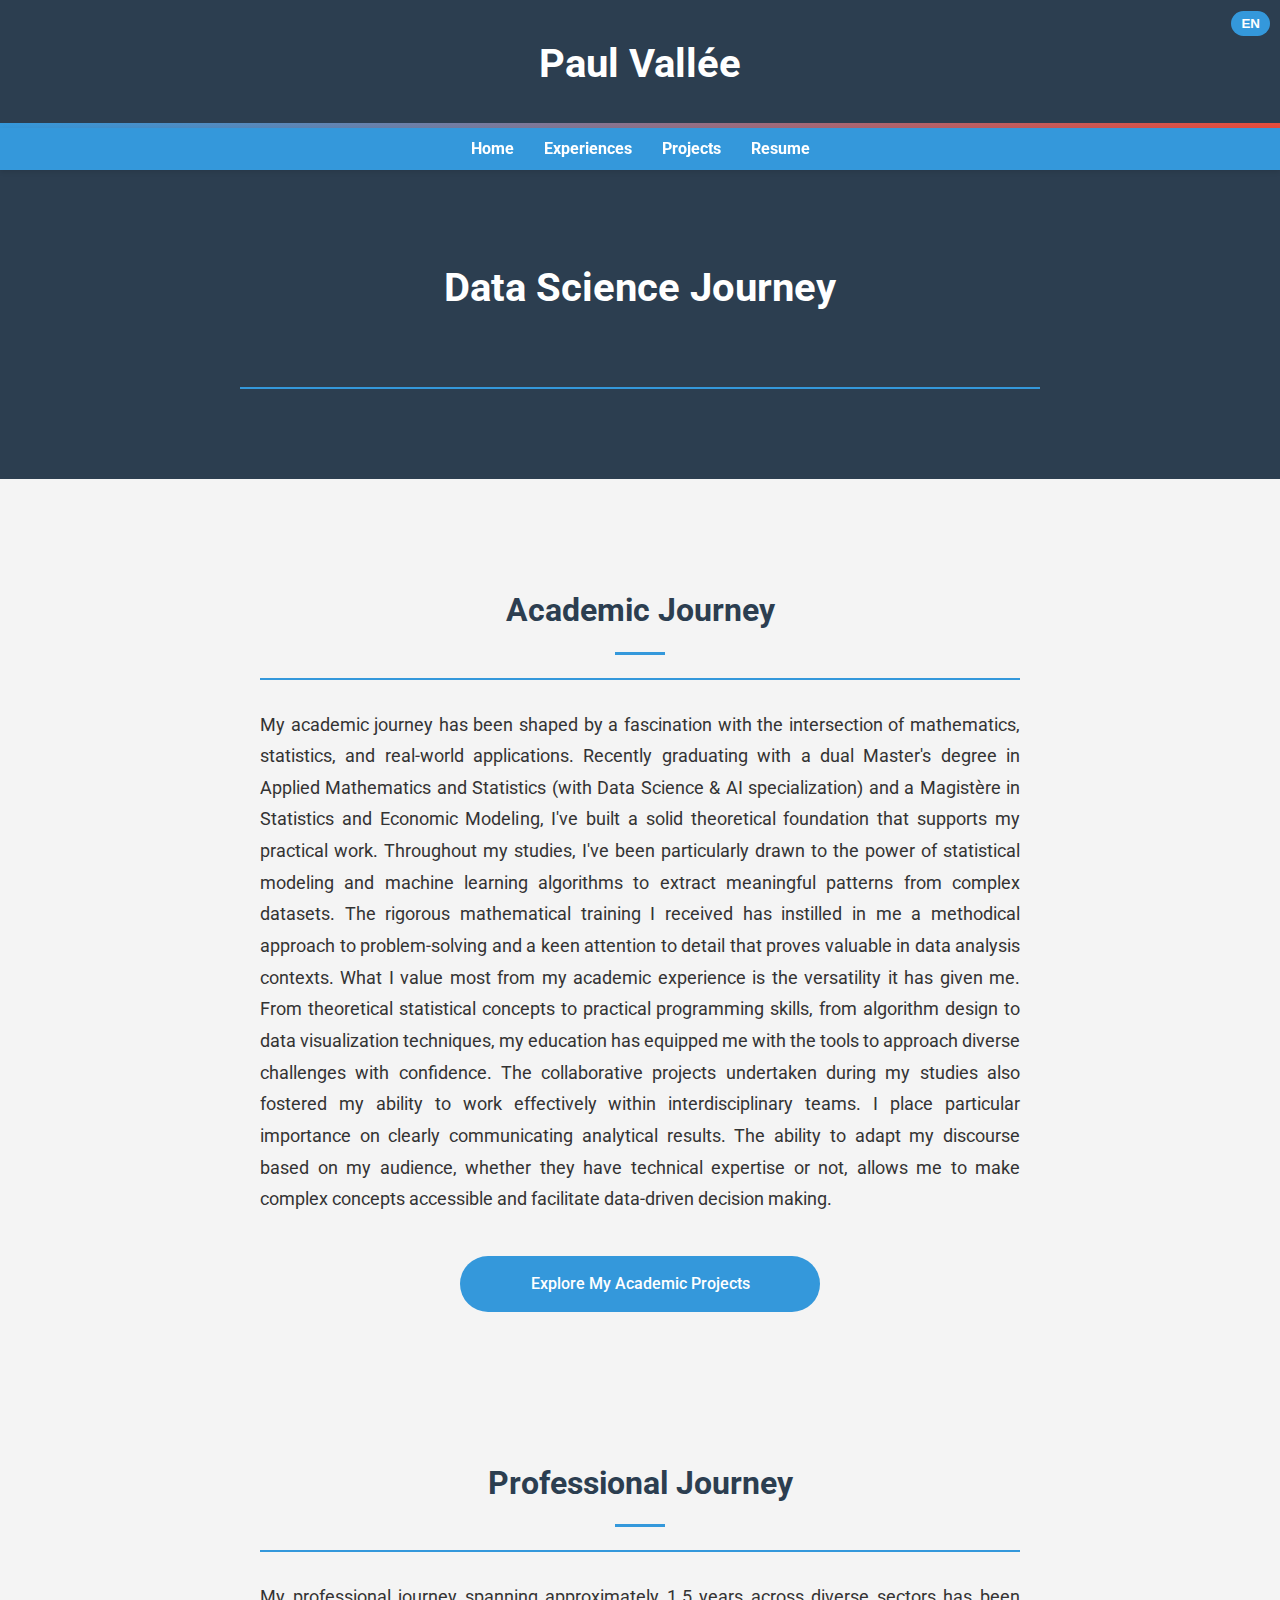
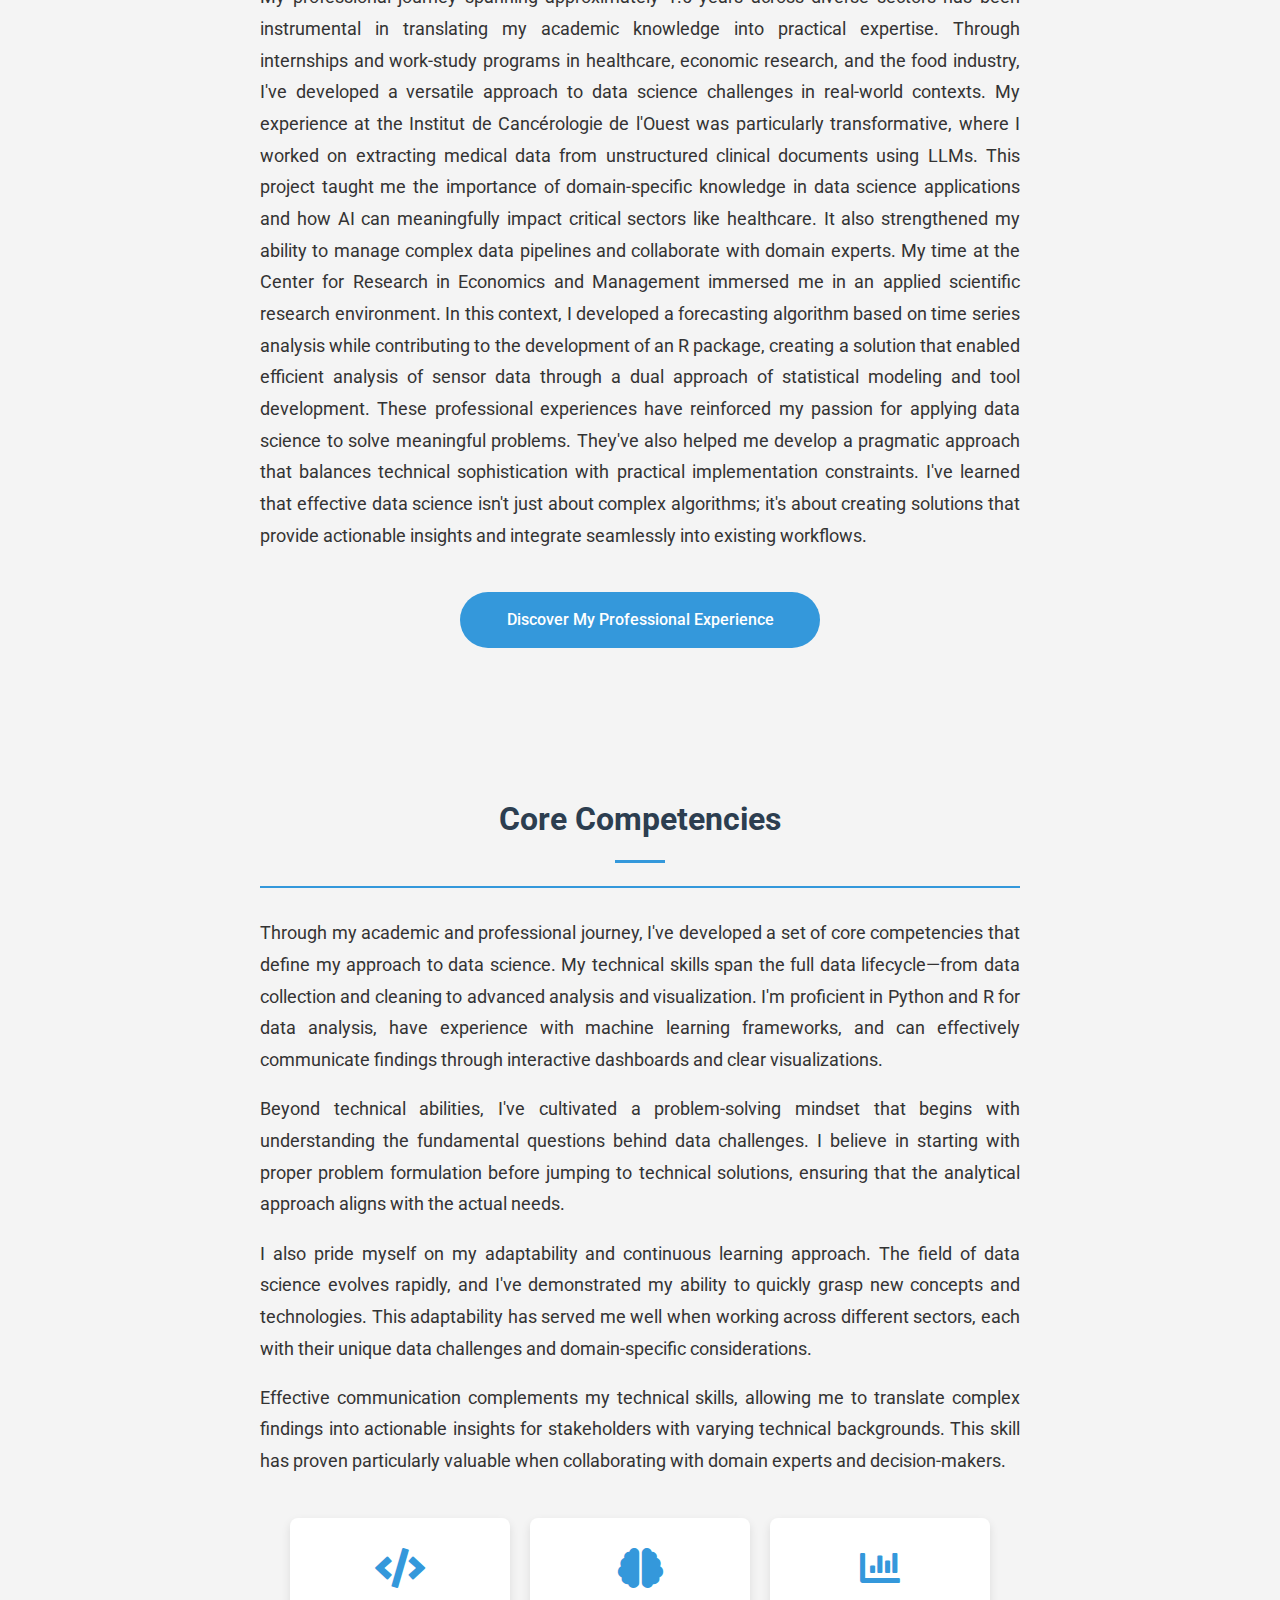
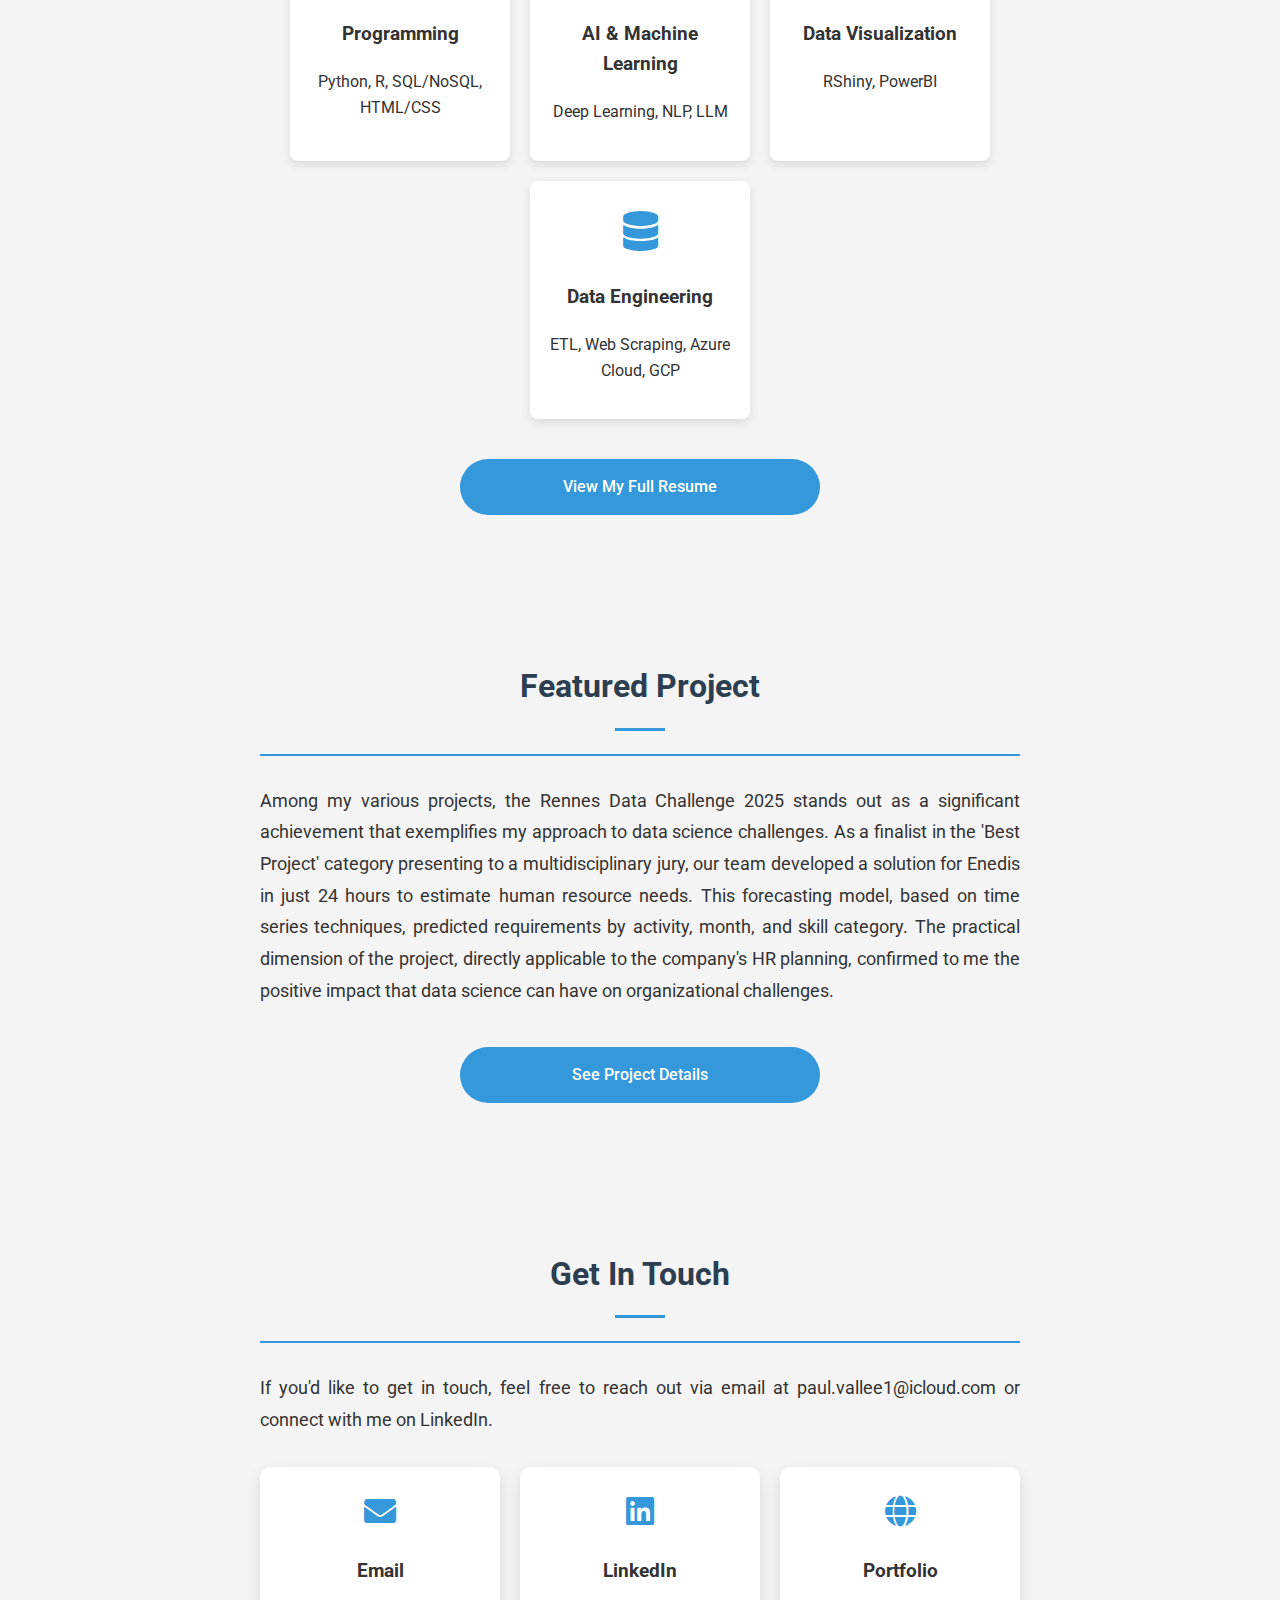
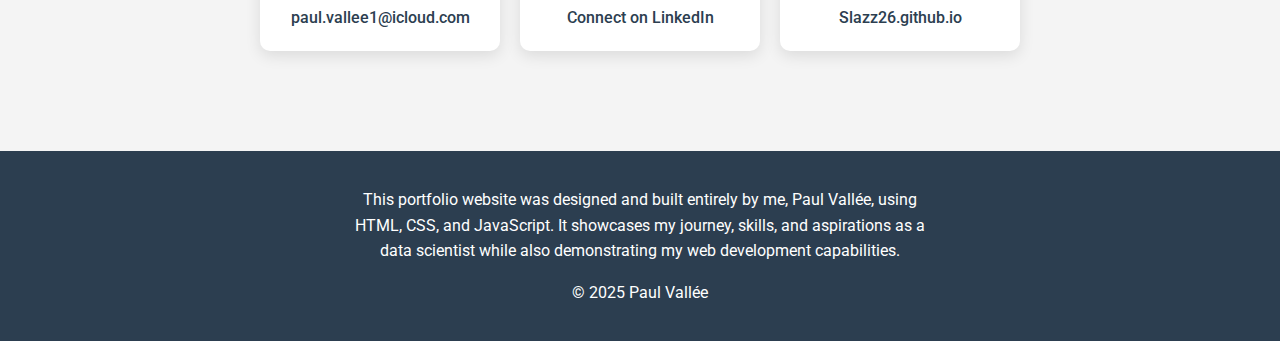
<file: index.html>
<!DOCTYPE html>
<html lang="en">
<head>
    <meta charset="UTF-8">
    <meta name="viewport" content="width=device-width, initial-scale=1.0">
    <title data-translate="page-title">Paul Vallée - Portfolio</title>
    <link rel="stylesheet" href="styles.css">
    <link href="https://fonts.googleapis.com/css2?family=Roboto:wght@300;400;700&display=swap" rel="stylesheet">
    <link rel="stylesheet" href="https://cdnjs.cloudflare.com/ajax/libs/font-awesome/5.15.3/css/all.min.css">
    <style>
        /* Styles spécifiques à la page d'accueil */
        .hero-section {
            background-color: #2c3e50;
            color: white;
            padding: 60px 20px;
            text-align: center;
            margin-bottom: 40px;
        }
        
        .hero-content {
            max-width: 800px;
            margin: 0 auto;
        }
        
        .hero-title {
            font-size: 2.5rem;
            margin-bottom: 20px;
        }
        
        .hero-subtitle {
            font-size: 1.5rem;
            margin-bottom: 30px;
            font-weight: 300;
        }
        
        .section-container {
            max-width: 800px;
            margin: 0 auto;
            padding: 40px 20px;
        }
        
        .section-title {
            font-size: 2rem;
            color: #2c3e50;
            margin-bottom: 30px;
            text-align: center;
            position: relative;
        }
        
        .section-title:after {
            content: '';
            display: block;
            width: 50px;
            height: 3px;
            background-color: #3498db;
            margin: 15px auto;
        }
        
        .section-content {
            font-size: 1.1rem;
            line-height: 1.8;
            margin-bottom: 30px;
            text-align: justify;
        }
        
        .featured-link {
            display: block;
            background-color: #3498db;
            color: white;
            text-align: center;
            padding: 15px 30px;
            margin: 40px auto;
            max-width: 300px;
            border-radius: 30px;
            text-decoration: none;
            font-weight: 500;
            transition: all 0.3s ease;
        }
        
        .featured-link:hover {
            background-color: #2980b9;
            transform: translateY(-3px);
            box-shadow: 0 10px 20px rgba(0,0,0,0.1);
        }
        
        .skills-container {
            display: flex;
            flex-wrap: wrap;
            justify-content: center;
            gap: 20px;
            margin: 40px 0;
        }
        
        .skill-card {
            background-color: white;
            border-radius: 8px;
            box-shadow: 0 4px 10px rgba(0,0,0,0.1);
            padding: 20px;
            width: 180px;
            text-align: center;
            transition: all 0.3s ease;
        }
        
        .skill-card:hover {
            transform: translateY(-5px);
            box-shadow: 0 10px 20px rgba(0,0,0,0.15);
        }
        
        .skill-icon {
            font-size: 2.5rem;
            color: #3498db;
            margin-bottom: 15px;
        }
        
        .contact-methods {
            display: flex;
            flex-wrap: wrap;
            gap: 20px;
            justify-content: center;
            margin-top: 30px;
        }
        
        .contact-method {
            background-color: white;
            padding: 20px;
            border-radius: 10px;
            box-shadow: 0 5px 15px rgba(0,0,0,0.1);
            text-align: center;
            min-width: 200px;
            transition: all 0.3s ease;
        }
        
        .contact-method:hover {
            transform: translateY(-5px);
            box-shadow: 0 15px 30px rgba(0,0,0,0.15);
        }
        
        .contact-icon {
            font-size: 2rem;
            color: #3498db;
            margin-bottom: 15px;
        }
        
        .contact-link {
            color: #2c3e50;
            text-decoration: none;
            font-weight: 500;
        }
        
        .contact-link:hover {
            color: #3498db;
        }
        
        .footer {
            background-color: #2c3e50;
            color: white;
            text-align: center;
            padding: 20px;
            margin-top: 60px;
        }
        
        .footer-text {
            max-width: 600px;
            margin: 0 auto;
            line-height: 1.6;
        }
        
        /* Responsive design */
        @media (max-width: 768px) {
            .hero-title {
                font-size: 2rem;
            }
            
            .hero-subtitle {
                font-size: 1.2rem;
            }
            
            .section-title {
                font-size: 1.8rem;
            }
            
            .section-content {
                font-size: 1rem;
            }
            
            .skill-card {
                width: 130px;
            }
        }
    </style>
</head>
<body>
    <div class="language-toggle">
        <button id="languageToggle">
            <span class="lang-en">EN</span>
            <span class="lang-fr">FR</span>
        </button>
    </div>
    
    <header>
        <h1>Paul Vallée</h1>
    </header>
    
    <nav>
        <ul>
            <li><a href="index.html" data-translate="home">Home</a></li>
            <li><a href="experiences.html" data-translate="experiences">Experiences</a></li>
            <li><a href="project.html" data-translate="projects">Projects</a></li>
            <li><a href="resume.html" data-translate="resume">Resume</a></li>
        </ul>
    </nav>
    
    <!-- Hero Section -->
    <section class="hero-section">
        <div class="hero-content">
            <h1 class="hero-title" data-translate="hero-title">Data Science Journey</h1>
            <h2 class="hero-subtitle" data-translate="hero-subtitle">From Academic Theory to Professional Practice</h2>
        </div>
    </section>
    
    <main>
        <!-- Academic Journey Section -->
        <section class="section-container">
            <h2 class="section-title" data-translate="academic-journey">Academic Journey</h2>
            <div class="section-content" data-translate="academic-text">
                <p>My academic path has been shaped by a fascination with the intersection of mathematics, statistics, and real-world applications. Recently graduating with a dual Master's degree in Applied Mathematics and Statistics (with Data Science & AI specialization) and a Magistère in Statistics and Economic Modeling, I've built a solid theoretical foundation that supports my practical work.</p>
                
                <p>Throughout my studies, I've been particularly drawn to the power of statistical modeling and machine learning algorithms to extract meaningful patterns from complex datasets. The rigorous mathematical training I received has instilled in me a methodical approach to problem-solving and a keen attention to detail that proves valuable in data analysis contexts.</p>
                
                <p>What I value most from my academic experience is the versatility it has given me. From theoretical statistical concepts to practical programming skills, from algorithm design to data visualization techniques, my education has equipped me with the tools to approach diverse data challenges with confidence. The collaborative projects undertaken during my studies also fostered my ability to work effectively in interdisciplinary teams, translating technical insights into accessible information for various stakeholders.</p>
            </div>
            
            <a href="project.html" class="featured-link" data-translate="explore-projects">Explore My Academic Projects</a>
        </section>
        
        <!-- Professional Experience Section -->
        <section class="section-container">
            <h2 class="section-title" data-translate="professional-journey">Professional Experience</h2>
            <div class="section-content" data-translate="professional-text">
                <p>My professional journey spanning approximately 1.5 years across diverse sectors has been instrumental in translating my academic knowledge into practical expertise. Through internships and work-study programs in healthcare, economic research, and the food industry, I've developed a versatile approach to data science challenges in real-world contexts.</p>
                
                <p>My experience at the Institut de Cancérologie de l'Ouest was particularly transformative, where I worked on extracting medical data from unstructured clinical documents using LLMs. This project taught me the importance of domain-specific knowledge in data science applications and how AI can meaningfully impact critical sectors like healthcare. It also strengthened my ability to manage complex data pipelines and collaborate with domain experts.</p>
                
                <p>Working at the Center for Research in Economics and Management broadened my perspective by applying data science to urban planning challenges. Developing time series forecasting models for traffic sensors introduced me to the intricacies of data reliability and the process of building specialized tools that empower users with limited technical backgrounds.</p>
                
                <p>These professional experiences have reinforced my passion for applying data science to solve meaningful problems. They've also helped me develop a pragmatic approach that balances technical sophistication with practical implementation constraints. I've learned that effective data science isn't just about complex algorithms; it's about creating solutions that provide actionable insights and integrate seamlessly into existing workflows.</p>
            </div>
            
            <a href="experiences.html" class="featured-link" data-translate="discover-experiences">Discover My Work Experience</a>
        </section>
        
        <!-- Core Competencies Section -->
        <section class="section-container">
            <h2 class="section-title" data-translate="core-competencies">Core Competencies</h2>
            <div class="section-content" data-translate="competencies-text">
                <p>Through my academic and professional journey, I've developed a set of core competencies that define my approach to data science. My technical skills span the full data lifecycle—from data collection and cleaning to advanced analysis and visualization. I'm proficient in Python and R for data analysis, have experience with machine learning frameworks, and can effectively communicate findings through interactive dashboards and clear visualizations.</p>
                
                <p>Beyond technical abilities, I've cultivated a problem-solving mindset that begins with understanding the fundamental questions behind data challenges. I believe in starting with proper problem formulation before jumping to technical solutions, ensuring that the analytical approach aligns with the actual needs.</p>
                
                <p>I also pride myself on my adaptability and continuous learning approach. The field of data science evolves rapidly, and I've demonstrated my ability to quickly grasp new concepts and technologies. This adaptability has served me well when working across different sectors, each with their unique data challenges and domain-specific considerations.</p>
                
                <p>Effective communication complements my technical skills, allowing me to translate complex findings into actionable insights for stakeholders with varying technical backgrounds. This skill has proven particularly valuable when collaborating with domain experts and decision-makers.</p>
            </div>
            
            <div class="skills-container">
                <div class="skill-card">
                    <div class="skill-icon">
                        <i class="fas fa-code"></i>
                    </div>
                    <h3 data-translate="programming">Programming</h3>
                    <p>Python, R, SQL/NoSQL, HTML/CSS</p>
                </div>
                
                <div class="skill-card">
                    <div class="skill-icon">
                        <i class="fas fa-brain"></i>
                    </div>
                    <h3 data-translate="ai-ml">AI & Machine Learning</h3>
                    <p>Deep Learning, NLP, LLM</p>
                </div>
                
                <div class="skill-card">
                    <div class="skill-icon">
                        <i class="fas fa-chart-bar"></i>
                    </div>
                    <h3 data-translate="data-viz">Data Visualization</h3>
                    <p>RShiny, PowerBI</p>
                </div>
                
                <div class="skill-card">
                    <div class="skill-icon">
                        <i class="fas fa-database"></i>
                    </div>
                    <h3 data-translate="data-engineering">Data Engineering</h3>
                    <p>ETL, Web Scraping, Azure Cloud, GCP</p>
                </div>
            </div>
            
            <a href="resume.html" class="featured-link" data-translate="view-full-resume">View My Full Resume</a>
        </section>
        
        <!-- Featured Project Section -->
        <section class="section-container">
            <h2 class="section-title" data-translate="featured-project">Featured Project</h2>
            <div class="section-content" data-translate="featured-project-text">
                <p>Among my various projects, the Rennes Data Challenge 2025 stands out as a significant achievement that exemplifies my approach to data science challenges. As a finalist in the 'Best Project' category, my team and I tackled a complex resource planning problem for Enedis within a 24-hour timeframe.</p>
                
                <p>This hackathon experience encapsulated many aspects of real-world data science: working under tight deadlines, collaborating effectively in a team, rapidly understanding a domain-specific problem, and developing a solution that balances technical sophistication with practical utility. Using time series forecasting techniques, we created a model that could predict resource requirements across different activities, timeframes, and skill categories.</p>
                
                <p>What made this project particularly rewarding was seeing how our data-driven approach could directly impact organizational planning and efficiency. It reinforced my belief in the power of data science to transform business operations and support better decision-making.</p>
            </div>
            
            <a href="project.html#rennes-challenge" class="featured-link" data-translate="see-project-details">See Project Details</a>
        </section>
        
        <!-- Contact Section -->
        <section class="section-container">
            <h2 class="section-title" data-translate="contact-section">Get In Touch</h2>
            <div class="section-content" data-translate="contact-text">
                <p>As a recent graduate seeking my first full-time position in data science, I'm eager to connect with professionals and organizations working on interesting data challenges. Whether you're looking to discuss potential opportunities, collaborate on projects, or simply exchange ideas about data science and AI, I'd be delighted to hear from you.</p>
                
                <p>I'm particularly interested in roles that would allow me to apply my combined expertise in statistics, machine learning, and domain-specific applications while continuing to grow as a data professional. If you believe my profile could be a good fit for your team or project, please don't hesitate to reach out.</p>
            </div>
            
            <div class="contact-methods">
                <div class="contact-method">
                    <div class="contact-icon">
                        <i class="fas fa-envelope"></i>
                    </div>
                    <h3 data-translate="email">Email</h3>
                    <a href="mailto:paul.vallee1@icloud.com" class="contact-link">paul.vallee1@icloud.com</a>
                </div>
                
                <div class="contact-method">
                    <div class="contact-icon">
                        <i class="fab fa-linkedin"></i>
                    </div>
                    <h3 data-translate="linkedin">LinkedIn</h3>
                    <a href="https://www.linkedin.com/in/paul-vall%C3%A9e-645aa5256/" target="_blank" class="contact-link" data-translate="connect-linkedin">Connect on LinkedIn</a>
                </div>
                
                <div class="contact-method">
                    <div class="contact-icon">
                        <i class="fas fa-globe"></i>
                    </div>
                    <h3 data-translate="portfolio">Portfolio</h3>
                    <a href="https://Slazz26.github.io" target="_blank" class="contact-link">Slazz26.github.io</a>
                </div>
            </div>
        </section>
    </main>
    
    <!-- Footer -->
    <footer class="footer">
        <div class="footer-text">
            <p data-translate="footer-text">This portfolio website was designed and built entirely by me, Paul Vallée, using HTML, CSS, and JavaScript. It showcases my journey, skills, and aspirations as a data scientist while also demonstrating my web development capabilities.</p>
            <p>&copy; 2025 Paul Vallée</p>
        </div>
    </footer>
    
    <script src="script.js"></script>
</body>
</html>
</file>
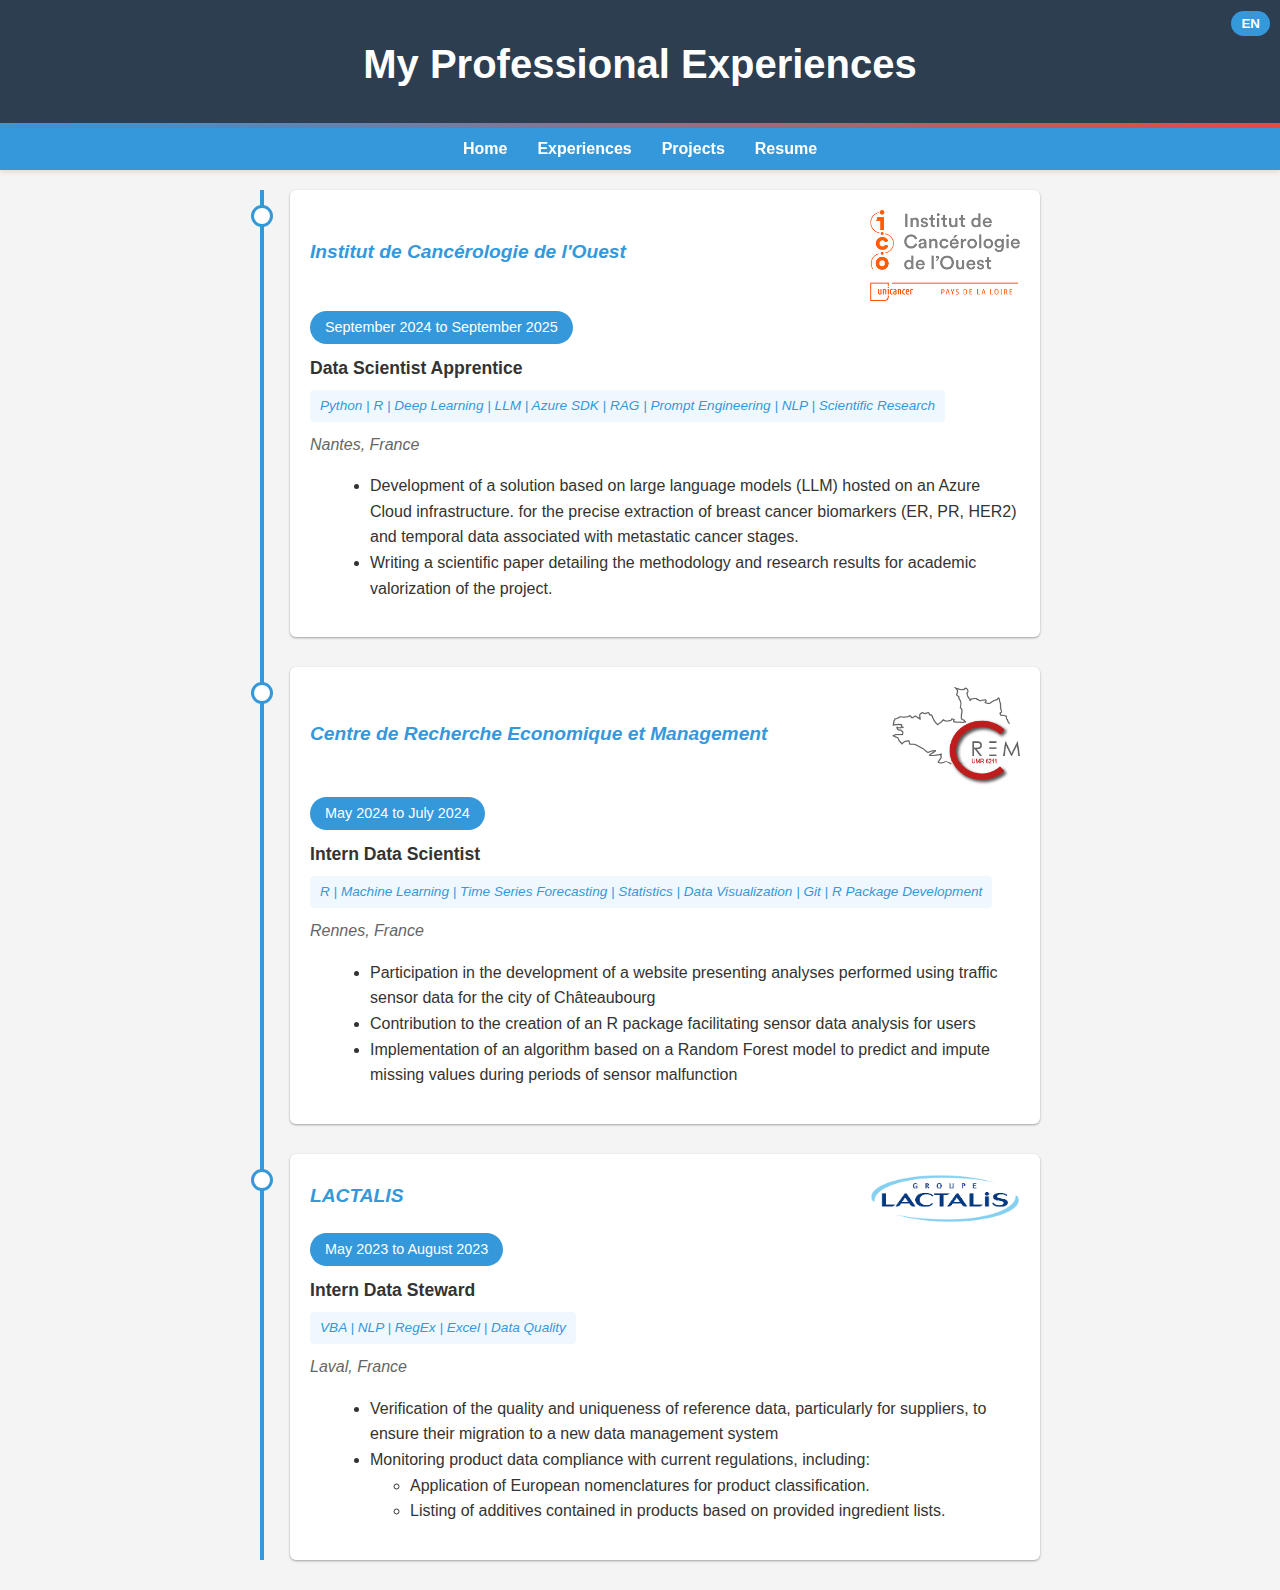
<file: experiences.html>
<!DOCTYPE html>
<html lang="en">
<head>
    <meta charset="UTF-8">
    <meta name="viewport" content="width=device-width, initial-scale=1.0">
    <title data-translate="page-title">Experiences</title>
    <link rel="stylesheet" href="styles.css">
    <link href="https://fonts.googleapis.com/css2?family=Roboto:wght@300;400;700&display=swap" rel="stylesheet">
    <link rel="stylesheet" href="https://cdnjs.cloudflare.com/ajax/libs/font-awesome/5.15.3/css/all.min.css">
    <style>
        body {
            font-family: Arial, sans-serif;
            line-height: 1.6;
            margin: 0;
            padding: 0;
            background-color: #f4f4f4;
        }
        .container {
            width: 90%;
            max-width: 800px;
            margin: 20px auto;
            position: relative;
        }
        h1 {
            text-align: center;
            color: white;
            margin-bottom: 40px;
        }
        .timeline {
            position: relative;
            padding-left: 50px;
        }
        .timeline::before {
            content: '';
            position: absolute;
            top: 0;
            left: 20px;
            height: 100%;
            width: 4px;
            background: #3498db;
        }
        .timeline-item {
            margin-bottom: 30px;
            position: relative;
        }
        .timeline-item .content:hover {
            transform: translateY(-5px);
            box-shadow: 0 6px 12px rgba(0,0,0,0.15);
        }
        .timeline-item::before {
            content: '';
            position: absolute;
            width: 16px;
            height: 16px;
            border-radius: 50%;
            background: white;
            border: 3px solid #3498db;
            left: -39px;
            top: 15px;
        }
        .content {
            background: white;
            padding: 20px;
            border-radius: 6px;
            box-shadow: 0 1px 3px rgba(0,0,0,0.12), 0 1px 2px rgba(0,0,0,0.24);
        }
        .date {
            background-color: #3498db;
            color: white;
            padding: 5px 15px;
            border-radius: 20px;
            display: inline-block;
            font-size: 0.9em;
            margin-bottom: 10px;
        }
        .company {
            font-weight: bold;
            color: #3498db;
            font-size: 1.2em;
            margin-bottom: 5px;
        }
        .position {
            font-weight: bold;
            font-size: 1.1em;
        }
        .location {
            font-style: italic;
            color: #666;
            margin-bottom: 10px;
        }
        .experience-header {
            display: flex;
            align-items: center;
            justify-content: space-between;
            margin-bottom: 10px;
        }
        .logo {
            max-width: 150px;
            max-height: 100px;
        }
        .missions {
            margin-top: 10px;
            padding-left: 20px;
        }
        .skills {
            background-color: #f0f8ff;
            color: #3498db;
            padding: 5px 10px;
            border-radius: 4px;
            display: inline-block;
            font-size: 0.85em;
            margin-bottom: 10px;
            font-style: italic;
        }
    </style>
</head>
<body>
    <div class="language-toggle">
        <button id="languageToggle">
            <span class="lang-en">EN</span>
            <span class="lang-fr">FR</span>
        </button>
    </div>
    <header>
        <h1 data-translate="experiences_title">My Professional Experiences</h1>
    </header>
    <nav>
        <ul>
            <li><a href="index.html" data-translate="home">Home</a></li>
            <li><a href="experiences.html">Experiences</a></li>
            <li><a href="project.html" data-translate="projects">Projects</a></li>
            <li><a href="resume.html" data-translate="resume">Resume</a></li>
        </ul>
    </nav>
    <div class="container">
        <div class="timeline">
            <div class="timeline-item left">    
                <div class="content">
                    <div class="experience-header">
                        <div class="company" data-translate="company_1">Institut de Cancérologie de l'Ouest</div>
                        <img src="Photos/ico-logo.png" alt="ICO Logo" class="logo">
                    </div>
                    <div class="experience-details">
                        <span class="date" data-translate="date_1">September 2024 - September 2025</span>
                        <div class="position" data-translate="position_1">Apprentice Data Scientist</div>
                        <div class="skills" data-translate="skills_1">Python | R | Deep Learning | LLM | Azure SDK | Prompt Engineering | NLP | Data Pipeline | Scientific Research</div>
                        <div class="location">Nantes, France</div>
                        <p class="description" data-translate="description_1"></p>
                        <div class="missions" data-translate="missions_1"></div>
                    </div>
                </div>
            </div>
            <div class="timeline-item right">
                <div class="content">
                    <div class="experience-header">
                        <div class="company" data-translate="company_2">Centre de Recherche Economique et Management</div>
                        <img src="Photos/crem-logo.png" alt="CREM Logo" class="logo">
                    </div>
                    <div class="experience-details">
                        <span class="date" data-translate="date_2">May 2024 - July 2024</span>
                        <div class="position" data-translate="position_2">Intern Data Scientist</div>
                        <div class="skills" data-translate="skills_2">R | Machine Learning | Time Series Forecasting | Statistics | Data Visualization | Git | R Package Development</div>
                        <div class="location">Rennes, France</div>
                        <p class="description" data-translate="description_2"></p>
                        <div class="missions" data-translate="missions_2"></div>
                    </div>
                </div>
            </div>
            <div class="timeline-item left">
                <div class="content">
                    <div class="experience-header">
                        <div class="company" data-translate="company_3">LACTALIS</div>
                        <img src="Photos/lactalis-logo.png" alt="Lactalis Logo" class="logo">
                    </div>
                    <div class="experience-details">
                        <span class="date" data-translate="date_3">May 2023 - August 2023</span>
                        <div class="position" data-translate="position_3">Intern Data Steward</div>
                        <div class="skills" data-translate="skills_3">VBA | NLP | RegEx | Excel | Data Quality</div>
                        <div class="location">Laval, France</div>
                        <p class="description" data-translate="description_3"></p>
                        <div class="missions" data-translate="missions_3"></div>
                    </div>
                </div>
            </div>
        </div>
    </div>
    <script src="script.js"></script>
</body>
</html>
</file>
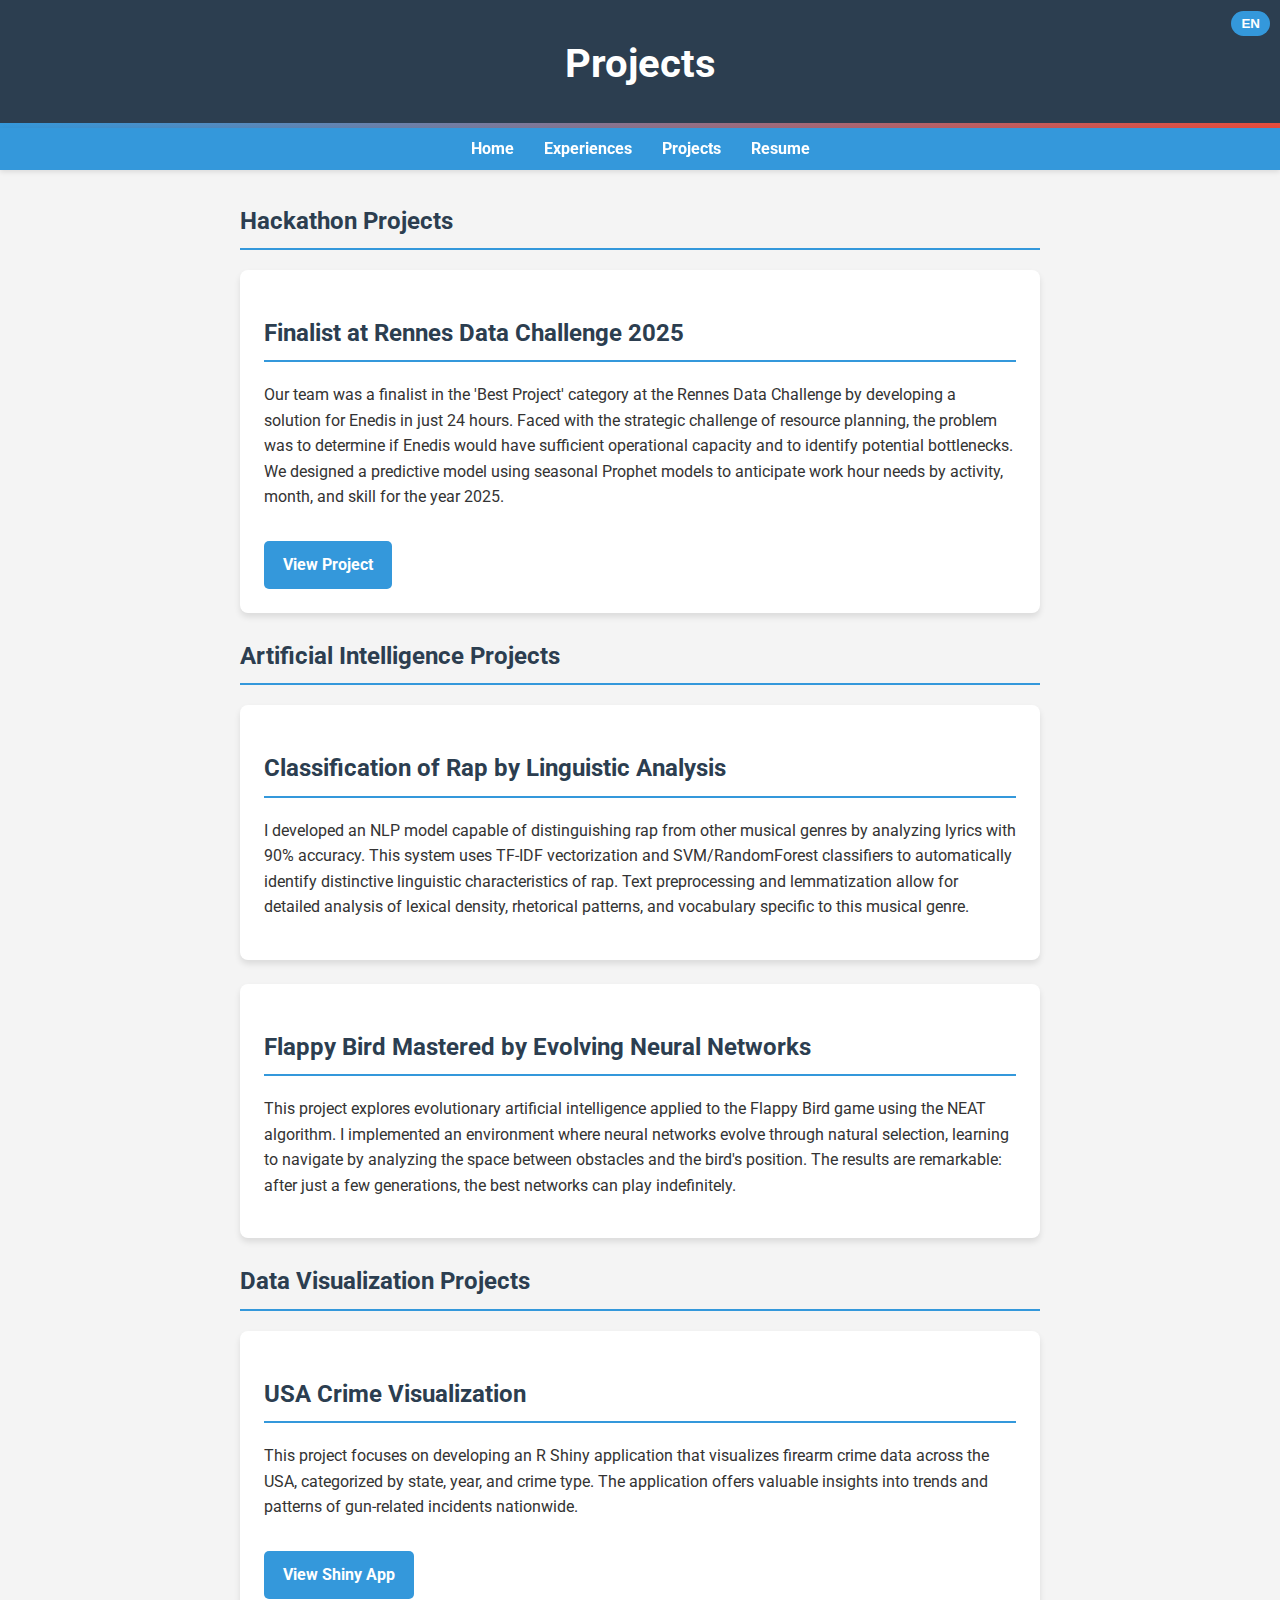
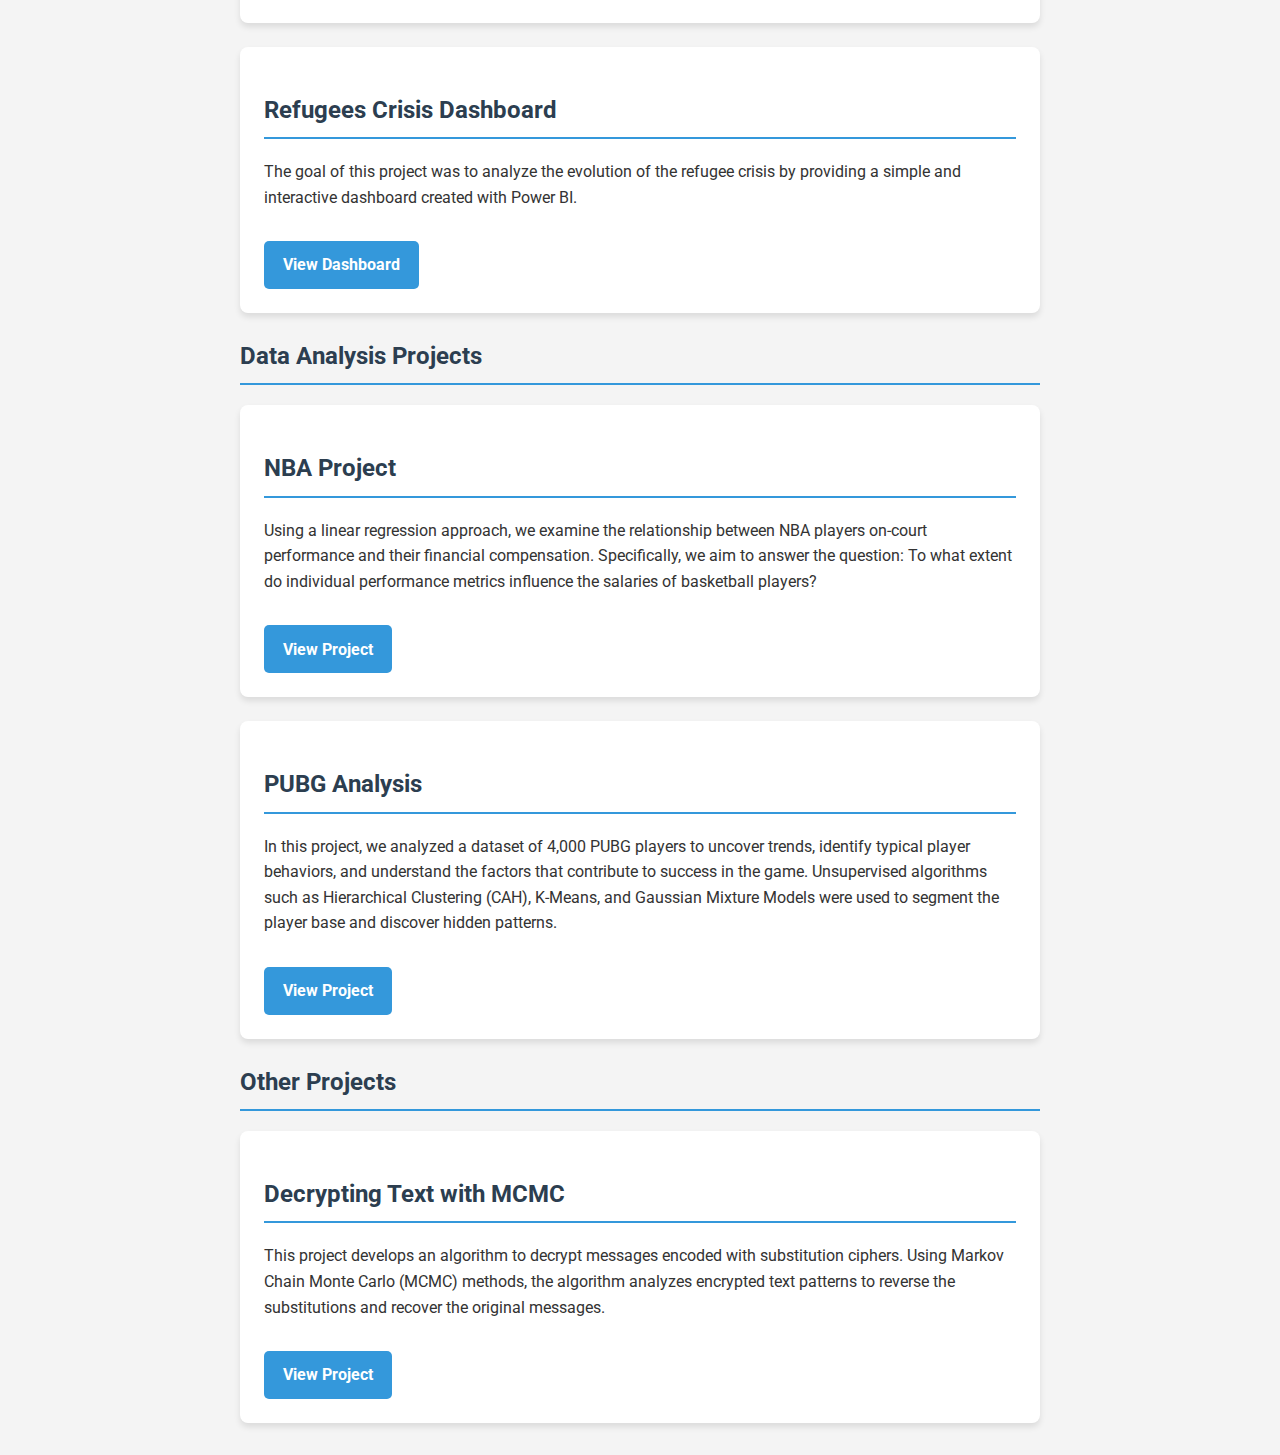
<file: project.html>
<!DOCTYPE html>
<html lang="en">
    <head>
        <meta charset="UTF-8">
        <meta name="viewport" content="width=device-width, initial-scale=1.0">
        <title>Projects</title>
        <link rel="stylesheet" href="styles.css">
        <link href="https://fonts.googleapis.com/css2?family=Roboto:wght@300;400;700&display=swap" rel="stylesheet">
        <link rel="stylesheet" href="https://cdnjs.cloudflare.com/ajax/libs/font-awesome/5.15.3/css/all.min.css">
    </head>
<body>
    <div class="language-toggle">
        <button id="languageToggle">
            <span class="lang-en">EN</span>
            <span class="lang-fr">FR</span>
        </button>
    </div>
    <header>
        <h1 data-translate="projects">My Projects</h1>
    </header>
    <nav>
        <ul>
            <li><a href="index.html" data-translate="home">Home</a></li>
            <li><a href="experiences.html">Experiences</a></li>
            <li><a href="project.html" data-translate="projects">Projects</a></li>
            <li><a href="resume.html" data-translate="resume">Resume</a></li>
        </ul>
    </nav>
    <main>
        <!-- Hackathon/Challenge Projects -->
        <section class="hackathon-projects">
            <h2 data-translate="hackathon-projects">Hackathon Projects</h2>

            <section class="project featured">
                <h2 data-translate="rennes-challenge">Finalist at Rennes Data Challenge 2025</h2>
                <p data-translate="rennes-challenge-description">Our team was a finalist in the 'Best Project' category at the Rennes Data Challenge by developing a solution for Enedis in just 24 hours. Faced with the strategic challenge of resource planning, the problem was to determine if Enedis would have sufficient operational capacity and to identify potential bottlenecks. We designed a predictive model using seasonal Prophet models to anticipate work hour needs by activity, month, and skill for the year 2025.</p>
                <a href="Projects/Data_Challenge_merged.pdf" class="btn" data-translate="view-project">View Project</a>
            </section>
        </section>  

        <!-- Artificial Intelligence Projects -->
        <section class="artificial-intelligence">
            <h2 data-translate="ai-projects">Artificial Intelligence Projects</h2>

            <section class="project">
                <h2 data-translate="rap-classification">Classification of Rap by Linguistic Analysis</h2>
                <p data-translate="rap-classification-description">I developed an NLP model capable of distinguishing rap from other musical genres by analyzing lyrics with 90% accuracy. This system uses TF-IDF vectorization and SVM/RandomForest classifiers to automatically identify distinctive linguistic characteristics of rap. Text preprocessing and lemmatization allow for detailed analysis of lexical density, rhetorical patterns, and vocabulary specific to this musical genre.</p>
            </section>

            <section class="project">
                <h2 data-translate="flappy-bird">Flappy Bird Mastered by Evolving Neural Networks</h2>
                <p data-translate="flappy-bird-description">This project explores evolutionary artificial intelligence applied to the Flappy Bird game using the NEAT algorithm. I implemented an environment where neural networks evolve through natural selection, learning to navigate by analyzing the space between obstacles and the bird's position. The results are remarkable: after just a few generations, the best networks can play indefinitely.</p>
            </section>
        </section>

        <!-- Data Visualization Projects -->
        <section class="data-visualization">
            <h2 data-translate="data-visualization">Data Visualization Projects</h2>

            <section class="project">
                <h2 data-translate="usa-crime">USA Crime Visualization</h2>
                <p data-translate="usa-crime-description">This project focuses on developing an R Shiny application that visualizes firearm crime data across the USA, categorized by state, year, and crime type. The application offers valuable insights into trends and patterns of gun-related incidents nationwide.</p>
                <a href="https://visuusa.shinyapps.io/VisualisationCrimeUSA/" class="btn" target="_blank" data-translate="view-shiny-app">View Shiny App</a>
            </section>

            <section class="project">
                <h2 data-translate="refugees-crisis">Refugees Crisis Dashboard</h2>
                <p data-translate="refugees-crisis-description">The goal of this project was to analyze the evolution of the refugee crisis by providing a simple and interactive dashboard created with Power BI.</p>
                <a href="Projects/PowerBI_project.pdf" class="btn" data-translate="view-dashboard">View Dashboard</a>
            </section>
        </section>

        <!-- Data Analysis Projects -->
        <section class="data-analysis">
            <h2 data-translate="data-analysis">Data Analysis Projects</h2>

            <section class="project">
                <h2 data-translate="nba-project">NBA Project</h2>
                <p data-translate="nba-project-description">Using a linear regression approach, we examine the relationship between NBA players' on-court performance and their financial compensation. Specifically, we aim to answer the question: To what extent do individual performance metrics influence the salaries of basketball players?</p>
                <a href="Projects/Projet_NBA.pdf" class="btn" data-translate="view-project">View Project</a>
            </section>

            <section class="project">
                <h2 data-translate="pubg-project">PUBG Analysis</h2>
                <p data-translate="pubg-project-description">In this project, we analyzed a dataset of 4,000 PUBG players to uncover trends, identify typical player behaviors, and understand the factors that contribute to success in the game. Unsupervised algorithms such as Hierarchical Clustering (CAH), K-Means, and Gaussian Mixture Models were used to segment the player base and discover hidden patterns.</p>
                <a href="Projects/PUBG.html" class="btn" data-translate="view-project">View Project</a>
            </section>
        </section>

        <!-- Side Projects  -->
        <section class="other-projects">
            <h2 data-translate="other-projects">Other Projects</h2>

            <section class="project">
                <h2 data-translate="mcmc-project">Decrypting Text with MCMC</h2>
                <p data-translate="mcmc-project-description">This project develops an algorithm to decrypt messages encoded with substitution ciphers. Using Markov Chain Monte Carlo (MCMC) methods, the algorithm analyzes encrypted text patterns to reverse the substitutions and recover the original messages.</p>
                <a href="Projects/MCMC_Decryptage_sortie.html" class="btn" data-translate="view-project">View Project</a>
            </section>
        </section>
    </main>
    <script src="script.js"></script>
</body>
</html>
</file>
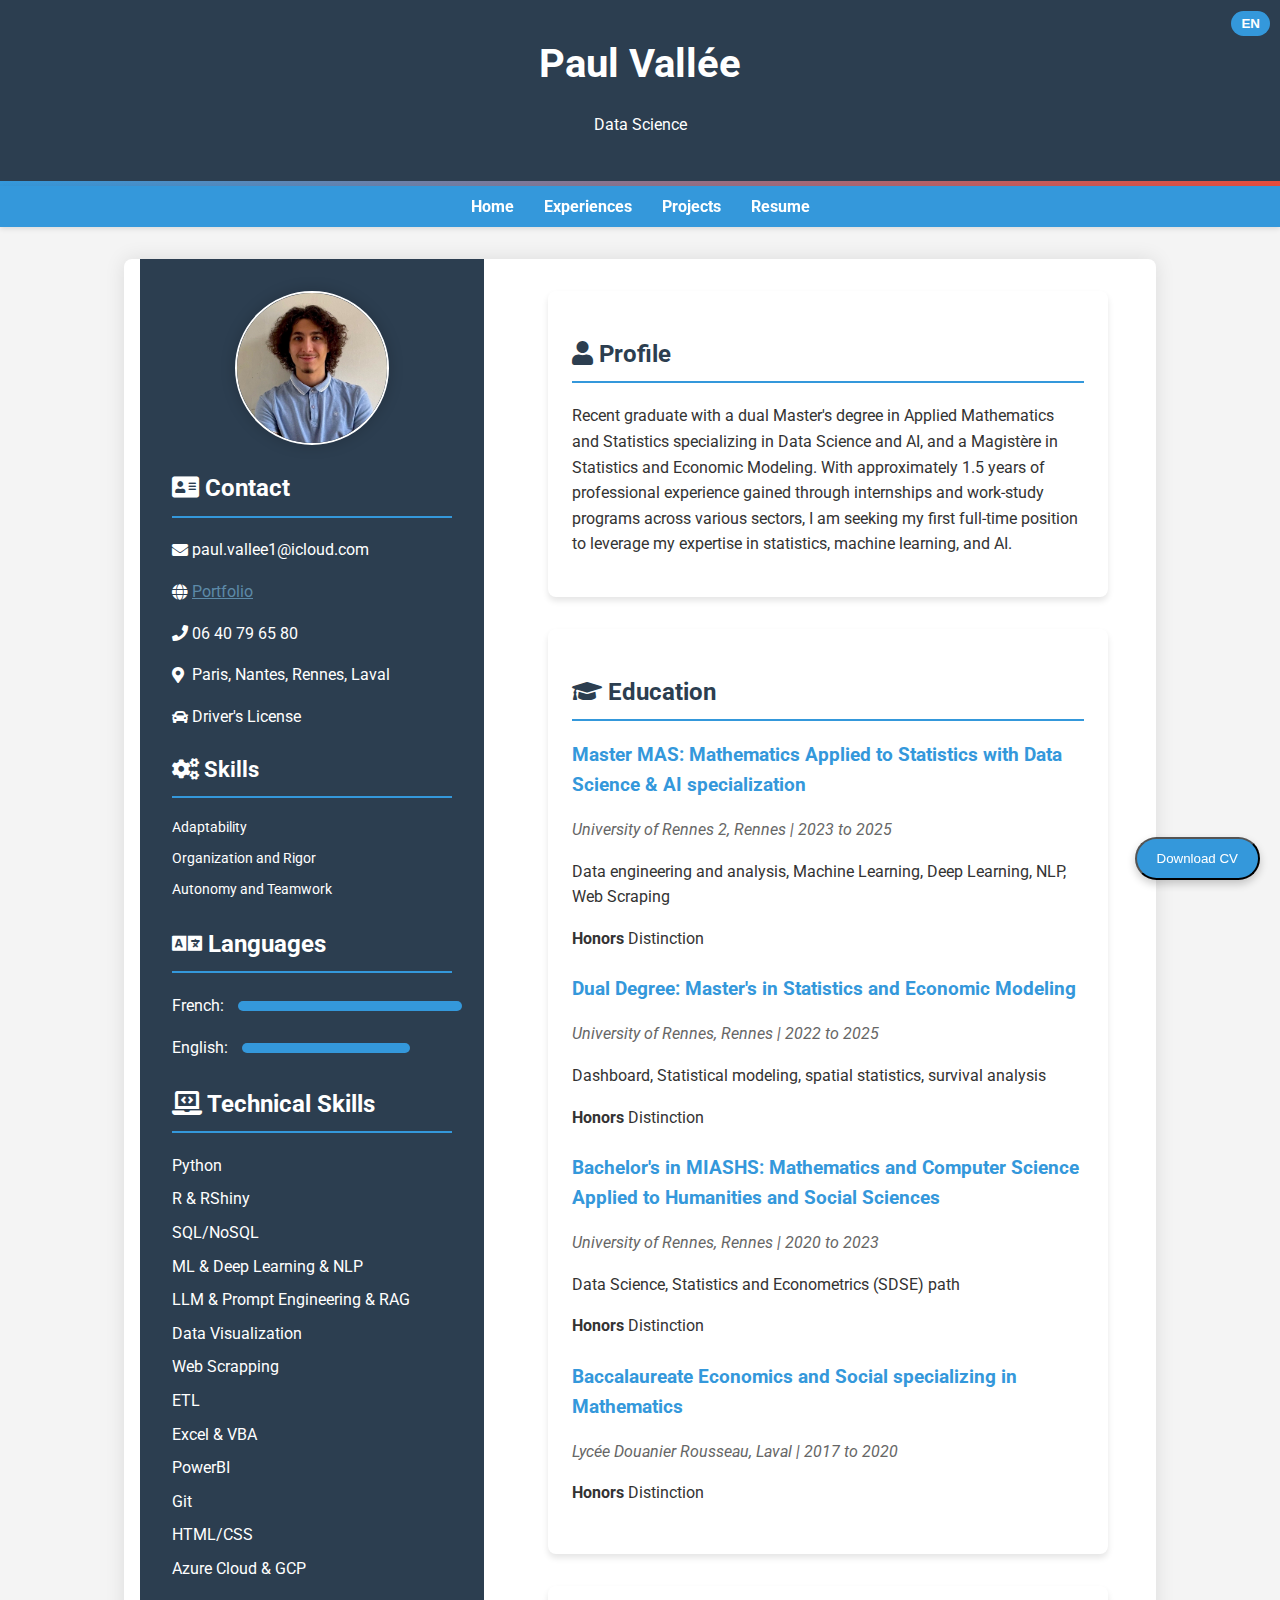
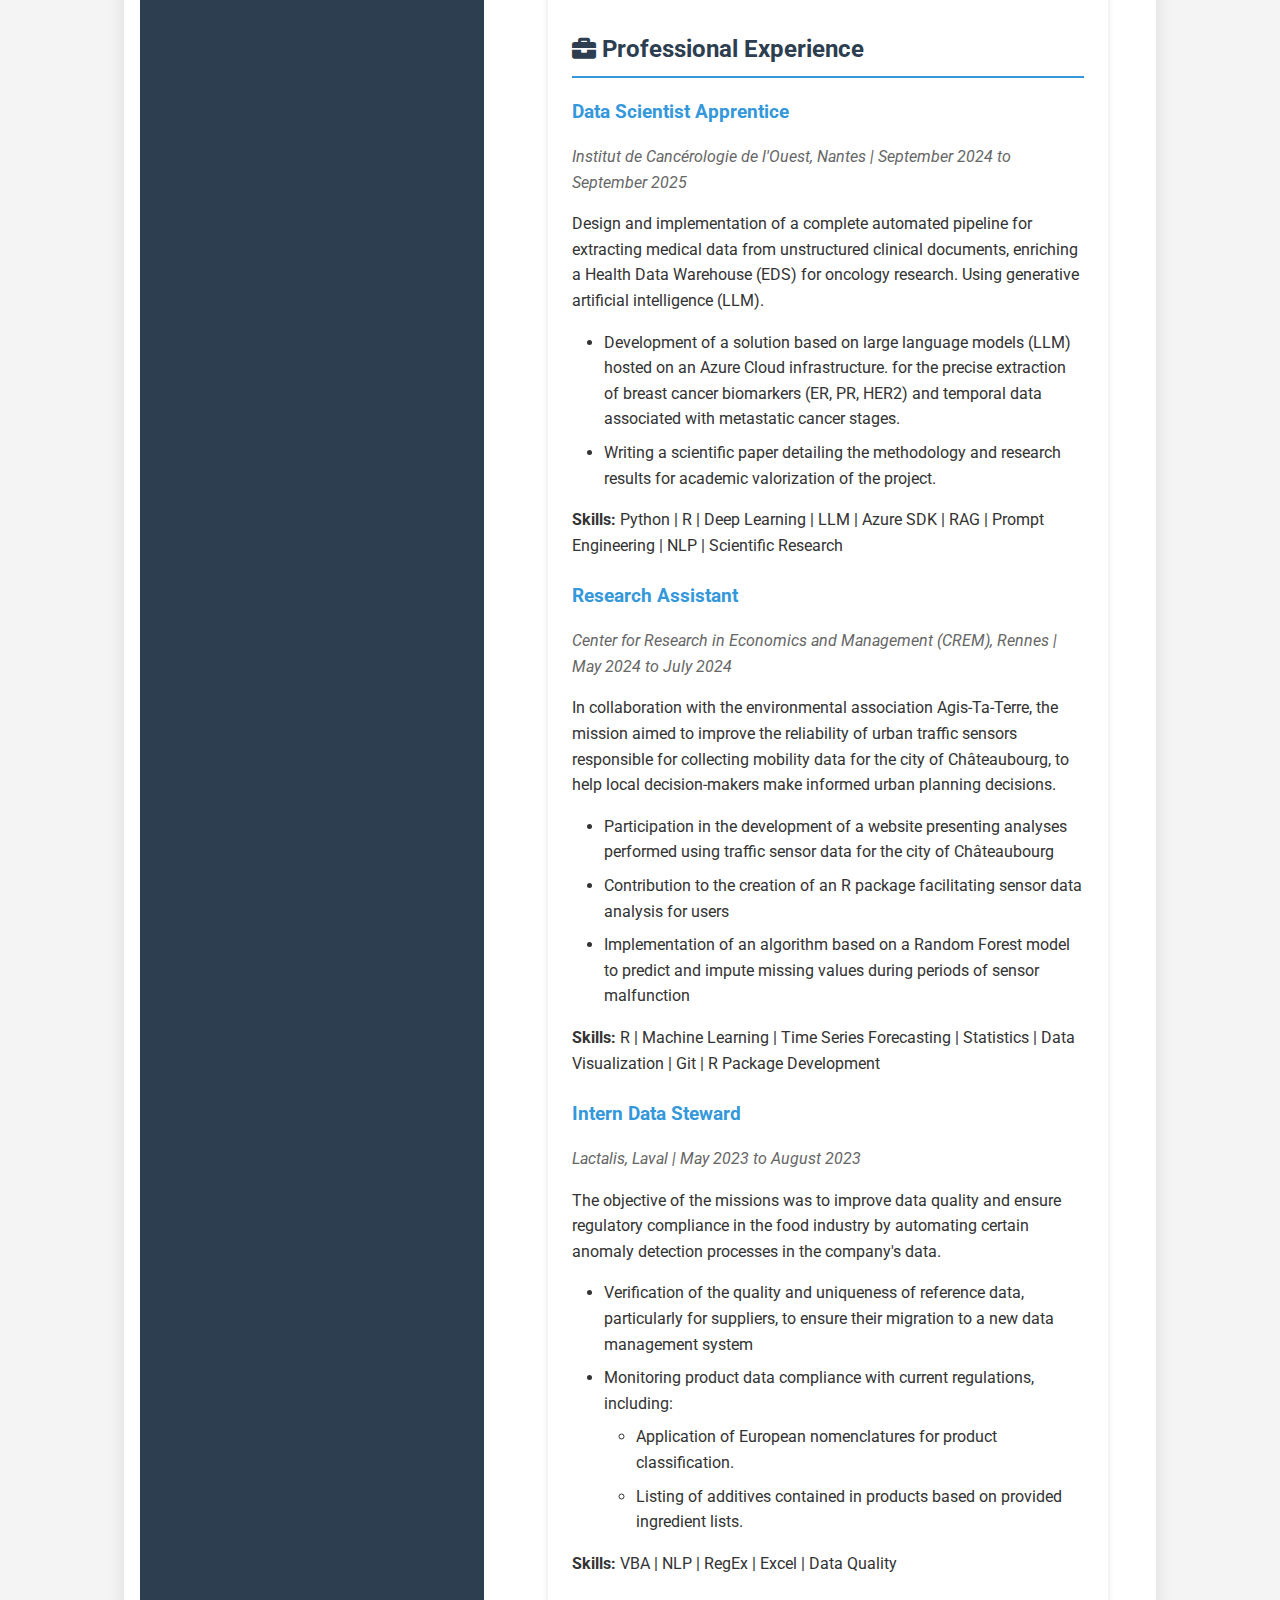
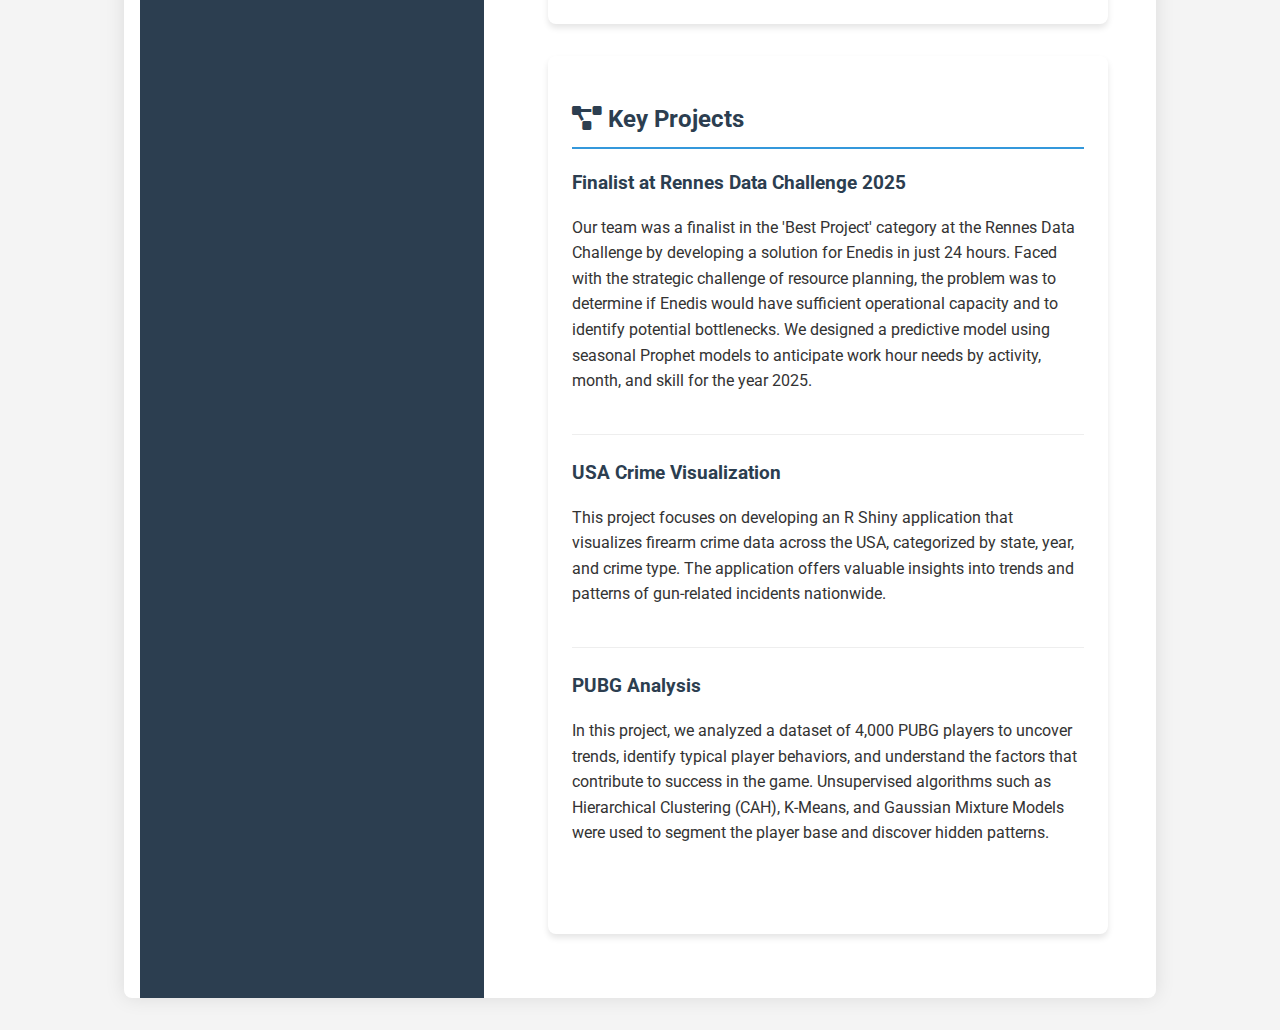
<file: resume.html>
<!DOCTYPE html>
<html lang="en">
<head>
    <meta charset="UTF-8">
    <meta name="viewport" content="width=device-width, initial-scale=1.0">
    <title data-translate="page-title">Paul Vallée - Resume</title>
    <link rel="stylesheet" href="styles.css">
    <link href="https://fonts.googleapis.com/css2?family=Roboto:wght@300;400;700&display=swap" rel="stylesheet">
    <link rel="stylesheet" href="https://cdnjs.cloudflare.com/ajax/libs/font-awesome/5.15.3/css/all.min.css">
    <style>
        /* Style pour le bouton de téléchargement PDF */
        .download-btn {
            position: fixed;
            bottom: 20px;
            right: 20px;
            background-color: #3498db;
            color: white;
            padding: 12px 20px;
            border-radius: 50px;
            text-decoration: none;
            box-shadow: 0 4px 8px rgba(0,0,0,0.2);
            display: flex;
            align-items: center;
            transition: all 0.3s ease;
            z-index: 100;
            cursor: pointer;
        }
        .download-btn:hover {
            background-color: #2980b9;
            transform: translateY(-2px);
            box-shadow: 0 6px 12px rgba(0,0,0,0.3);
        }
        .download-btn i {
            margin-right: 8px;
        }
        
        .skills ul li {
            color: white;
        }

        /* Config pour l'impression du CV */
        @media print {
            /* Reset des marges du navigateur */
            @page {
                margin: 0;
                size: A4 portrait;
            }
            
            /* Cache les éléments inutiles */
            .language-toggle, .download-btn, nav, header, footer {
                display: none !important;
            }
            
            /* Format de base */
            body {
                margin: 0 !important;
                padding: 0 !important;
                font-size: 9pt !important;
                background-color: white !important;
                line-height: 1.2 !important; /* Augmenté pour plus d'espacement */
                -webkit-print-color-adjust: exact !important;
                color-adjust: exact !important;
                print-color-adjust: exact !important;
                height: 297mm !important; /* Hauteur A4 */
                overflow: hidden !important; /* Empêche les débordements sur une seconde page */
            }
            
            /* Structure globale */
            .resume-container {
                display: flex !important;
                flex-direction: row !important;
                width: 210mm !important; /* Largeur A4 */
                height: 297mm !important; /* Hauteur A4 */
                margin: 0 !important;
                padding: 0 !important;
                overflow: hidden !important;
                page-break-after: avoid !important; /* Évite les sauts de page */
            }
            
            main.resume-container {
                padding-top: 5mm !important;
                padding-bottom: 5mm !important;
            }
            
            /* Barre latérale */
            .resume-sidebar {
                width: 23% !important; /* Un peu plus large */
                min-height: 297mm !important;
                height: 100% !important;
                padding: 10mm 10px 10mm 10px !important; /* Plus d'espacement horizontal */
                font-size: 8.5pt !important; /* Légèrement plus grand */
                background-color: #2c3e50 !important;
                color: white !important;
                box-sizing: border-box !important;
                position: relative !important;
                margin: 0 !important;
            }
            
            /* Contenu principal */
            .resume-main {
                width: 77% !important;
                padding: 10mm 10px 10mm 10px !important; /* Plus d'espacement horizontal */
                box-sizing: border-box !important;
            }
            
            /* Optimisation des sections */
            .resume-section {
                margin-bottom: 4px !important; /* Plus d'espace entre les sections */
                padding-bottom: 2px !important;
                page-break-inside: avoid !important;
            }
            
            /* Versions courtes/longues */
            .print-short {
                display: block !important;
                margin: 0 !important;
                line-height: 1.2 !important; /* Augmenté */
            }
            .print-full {
                display: none !important;
            }
            
            /* Style des titres */
            h1, h2, h3, p, li {
                margin-top: 0 !important;
                margin-bottom: 2px !important; /* Plus d'espace */
                line-height: 1.2 !important; /* Augmenté */
            }
            
            h1 {
                font-size: 14pt !important;
                margin-bottom: 3px !important;
            }
            
            h2 {
                font-size: 10pt !important;
                margin-top: 3px !important; /* Plus d'espace */
                margin-bottom: 3px !important; /* Plus d'espace */
                border-bottom: 1px solid #ccc;
                padding-bottom: 2px !important;
            }
            
            h3 {
                font-size: 9pt !important;
                margin-bottom: 1px !important;
                font-weight: bold !important;
            }
            
            /* En-tête barre latérale */
            .cv-name {
                display: block !important;
                font-size: 13pt !important;
                font-weight: bold;
                margin-bottom: 4px !important;
                text-align: center;
                color: white !important;
            }
            
            .cv-title {
                display: block !important;
                font-size: 9pt !important;
                font-style: italic;
                margin-bottom: 8px !important; /* Plus d'espace */
                text-align: center;
                color: white !important;
            }
            
            /* Sections barre latérale */
            .resume-sidebar section {
                margin-bottom: 8px !important; /* Plus d'espace entre les sections */
                padding-bottom: 4px !important;
            }
            
            .resume-sidebar h2 {
                font-size: 9pt !important;
                margin-bottom: 3px !important;
                color: #3498db !important;
            }
            
            .resume-sidebar p, .resume-sidebar li {
                margin: 0 0 4px 0 !important; /* Plus d'espace entre les éléments */
                font-size: 8pt !important; /* Légèrement plus grand */
                color: white !important;
                line-height: 1.5 !important; /* Augmenté significativement */
            }
            
            /* Contact info */
            .resume-sidebar .contact-info p {
                margin: 0 0 5px 0 !important; /* Plus d'espace */
                line-height: 1.5 !important; /* Augmenté */
                color: white !important;
                display: flex !important;
                align-items: center !important;
            }
            
            .resume-sidebar .contact-info p i {
                width: 15px !important;
                margin-right: 5px !important;
            }
            
            /* Photo de profil */
            .profile-photo {
                width: 60% !important;
                max-width: 85px !important;
                margin: 0 auto 6px auto !important; /* Plus d'espace en bas */
                display: block;
                border-radius: 50% !important;
                border: 2px solid white !important;
                box-sizing: border-box !important;
                overflow: hidden !important;
            }
            
            /* Sections de contenu */
            .education-item, .experience-item, .project-item {
                margin-bottom: 3px !important; /* Plus d'espace */
                padding-bottom: 1px !important;
                page-break-inside: avoid !important;
            }
            
            /* Éléments de texte */
            .company, .institution {
                font-size: 7.5pt !important; /* Légèrement plus grand */
                margin: 0 0 1px 0 !important; /* Ajout d'espace */
                font-style: italic;
            }
            
            /* Listes */
            ul, ol {
                margin: 0 0 2px 0 !important; /* Ajout d'espace */
                padding-left: 14px !important; /* Plus d'espace */
            }
            
            li {
                margin: 0 0 1px 0 !important; /* Ajout d'espace */
                padding: 0 !important;
                line-height: 1.2 !important; /* Augmenté */
            }
            
            /* Compétences */
            .skills {
                margin: 0 0 2px 0 !important; /* Ajout d'espace */
                font-size: 8pt !important; /* Légèrement plus grand */
            }
            
            /* Compétences techniques */
            .tech-skills ul li {
                margin: 0 0 2px 0 !important; /* Plus d'espace */
                padding: 0 !important;
                line-height: 1.2 !important; /* Augmenté */
                font-size: 8pt !important; /* Légèrement plus grand */
                color: white !important;
            }
            
            /* Niveau de langues */
            .skill-level {
                display: inline-block !important;
                height: 7px !important;
                background-color: #3498db !important;
                vertical-align: middle !important;
                /* Correction pour les barres de niveau de langue */
                max-width: 80% !important; /* Empêche les débordements */
            }
            
            /* Skills des expériences */
            .experience-skills, .project-skills {
                font-size: 7pt !important; /* Légèrement plus grand */
                margin: 0 0 1px 0 !important; /* Ajout d'espace */
                padding: 0 !important;
                line-height: 1.2 !important; /* Augmenté */
            }
            
            /* Section profil */
            .profile p {
                font-size: 8pt !important; /* Légèrement plus grand */
                margin: 0 0 2px 0 !important; /* Ajout d'espace */
                padding: 0 !important;
                text-align: justify !important;
                line-height: 1.3 !important; /* Augmenté */
            }
            
            /* Section éducation */
            .education-item h3 {
                margin-bottom: 1px !important; /* Ajout d'espace */
            }
            
            .education-item p {
                margin: 0 0 1px 0 !important; /* Ajout d'espace */
                line-height: 1.2 !important; /* Augmenté */
                font-size: 7.5pt !important; /* Légèrement plus grand */
            }
            
            /* Cache les éléments du navigateur */
            .url-info {
                display: none !important;
            }
        }
    </style>
</head>
<body>
    <div class="language-toggle">
        <button id="languageToggle">
          <span class="lang-en">EN</span>
          <span class="lang-fr">FR</span>
        </button>
    </div>
    <!-- Bouton télécharger PDF -->
    <button onclick="printCV()" class="download-btn" data-translate="download-resume">
        <i class="fas fa-file-pdf"></i> Download CV
    </button>
    <header>
        <h1>Paul Vallée</h1>
        <p data-translate="student-title">Data Science Student</p>
    </header>
    <nav>
        <ul>
            <li><a href="index.html" data-translate="home">Home</a></li>
            <li><a href="experiences.html" data-translate="experiences">Experiences</a></li>
            <li><a href="project.html" data-translate="projects">Projects</a></li>
            <li><a href="resume.html" data-translate="resume">Resume</a></li>
        </ul>
    </nav>
    <main class="resume-container">
        <aside class="resume-sidebar">
            <!-- Nom pour la version imprimée uniquement -->
            <h1 class="cv-name" style="display: none;">Paul Vallée</h1>
            <p class="cv-title" style="display: none;" data-translate="student-title">Data Science Student</p>
            
            <img src="Photos/photo_cv.jpeg" alt="Paul Vallée" class="profile-photo" style="border-radius: 50%; border: 2px solid white;">
            <section class="contact-info">
                <h2><i class="fas fa-address-card"></i> <span data-translate="contact">Contact</span></h2>
                <p style="display: flex; align-items: center;">
                    <i class="fas fa-envelope" style="width: 15px; margin-right: 5px;"></i> paul.vallee1@icloud.com
                </p>
                <p style="white-space: nowrap; display: flex; align-items: center;">
                    <i class="fas fa-globe" style="width: 15px; margin-right: 5px;"></i>
                    <!-- Version pour affichage sur écran -->
                    <a href="https://Slazz26.github.io" target="_blank" style="color: #5d8aa8;" class="print-full" data-translate="portfolio">Portfolio</a>
                    
                    <!-- Version pour impression: affiche l'URL directement -->
                    <span class="print-short" style="display: none; color: white;">Slazz26.github.io</span>
                </p>
                <p style="display: flex; align-items: center;">
                    <i class="fas fa-phone" style="width: 15px; margin-right: 5px;"></i> 06 40 79 65 80
                </p>
                <p style="display: flex; align-items: center;">
                    <i class="fas fa-map-marker-alt" style="width: 15px; margin-right: 5px;"></i> Paris, Nantes, Rennes, Laval
                </p>
                <p style="display: flex; align-items: center;">
                    <i class="fas fa-car" style="width: 15px; margin-right: 5px;"></i> <span data-translate="drivers-license">Driver's License</span>
                </p>
            </section>
            <section class="skills">
                <h2><i class="fas fa-cogs"></i> <span data-translate="skills">Skills</span></h2>
                <ul>
                    <li data-translate="skill-adaptability">Adaptability</li>
                    <li data-translate="skill-organization">Organization and Rigor</li>
                    <li data-translate="skill-autonomy">Autonomy and Teamwork</li>
                </ul>
            </section>
            <section class="languages">
                <h2><i class="fas fa-language"></i> <span data-translate="languages">Languages</span></h2>
                <p style="white-space: nowrap;"><span data-translate="french">French</span>:&nbsp;<span class="skill-level" style="width: 80%;"></span></p>
                <p style="white-space: nowrap;"><span data-translate="english">English</span>:&nbsp;<span class="skill-level" style="width: 60%;"></span></p>
            </section>
            <section class="tech-skills">
                <h2><i class="fas fa-laptop-code"></i> <span data-translate="technical-skills">Technical Skills</span></h2>
                <ul>
                    <li>Python</li>
                    <li>R & RShiny</li>
                    <li>SQL/NoSQL</li>
                    <li>ML & Deep Learning & NLP</li>
                    <li>LLM & Prompt Engineering & RAG</li>
                    <li>Data Visualization</li>
                    <li>Web Scrapping</li>
                    <li>ETL</li>
                    <li>Excel & VBA</li>
                    <li>PowerBI</li>
                    <li>Git</li>
                    <li>HTML/CSS</li>
                    <li>Azure Cloud & GCP</li>
                </ul>
            </section>
        </aside>
        <div class="resume-main">
            <section class="resume-section profile">
                <h2><i class="fas fa-user"></i> <span data-translate="profile">Profile</span></h2>
                <p data-translate="profile-description">Currently pursuing a dual degree, including a Master's in Applied Mathematics and Statistics with a focus on Data Science and AI, as well as a Magistère in Statistics and Economic Modeling. This combination allows me to enhance my expertise in statistics and modeling. My goal is to apply the academic knowledge gained throughout my studies and further develop my professional experience.</p>
            </section>
            <section class="resume-section education">
                <h2><i class="fas fa-graduation-cap"></i> <span data-translate="education">Education</span></h2>
                <div class="education-item">
                    <h3 data-translate="masters-mas">Master MAS : Mathematics Applied to Statistics with AI</h3>
                    <p class="institution" data-translate="university-rennes2">University of Rennes 2, Rennes | 2023 to present</p>
                    <p data-translate="masters-mas-description">Data engineering and analysis, Machine Learning, Deep Learning, NLP, Web Scraping</p>
                    <p class="print-full"><strong data-translate="honors">Honors:</strong> <span data-translate="distinction">Distinction</span></p>
                </div>
                <div class="education-item">
                    <h3 data-translate="masters-dual">Dual Degree: Master's in Statistics and Economic Modeling</h3>
                    <p class="institution" data-translate="university-rennes1">University of Rennes, Rennes | 2022 to present</p>
                    <p data-translate="masters-dual-description">Dashboard, Statistical modeling, spatial statistics, survival analysis</p>
                    <p class="print-full"><strong data-translate="honors">Honors:</strong> <span data-translate="distinction">Distinction</span></p>
                </div>
                <div class="education-item">
                    <h3 data-translate="bachelors">Bachelor's in MIASHS: Mathematics and Computer Science Applied to Humanities and Social Sciences</h3>
                    <p class="institution" data-translate="university-rennes1-2">University of Rennes, Rennes | 2020 to 2023</p>
                    <p data-translate="bachelors-path">Data Science, Statistics and Econometrics (SDSE) path</p>
                    <p class="print-full"><strong data-translate="honors">Honors:</strong> <span data-translate="distinction">Distinction</span></p>
                </div>
                <div class="education-item">
                    <h3 data-translate="baccalaureate">Baccalaureate Economics and Social specializing in Mathematics</h3>
                    <p class="institution" data-translate="lycee-douanier">Lycée Douanier Rousseau, Laval | 2017 to 2020</p>
                    <p class="print-full"><strong data-translate="honors">Honors:</strong> <span data-translate="distinction">Distinction</span></p>
                </div>
            </section>
            <section class="resume-section experience">
                <h2><i class="fas fa-briefcase"></i> <span data-translate="professional-experience">Professional Experience</span></h2>
                
                <div class="experience-item">
                    <h3 data-translate="data-scientist-apprentice">Data Scientist Apprentice</h3>
                    <p class="company" data-translate="ico-location">Institut de Cancérologie de l'Ouest, Nantes | September 2024 to September 2025</p>
                    
                    <!-- Version complète (visible sur le site) -->
                    <p class="print-full" data-translate="data-scientist-apprentice-description">Design and implementation of a complete automated pipeline for extracting medical data from unstructured clinical documents, enriching a Health Data Warehouse (EDS) for oncology research. Using generative artificial intelligence (LLM).</p>
                    <div class="print-full missions-description" data-translate="missions_1"></div>
                    
                    <!-- Version courte (visible uniquement en impression) -->
                    <p class="print-short" style="display: none;" data-translate="data-scientist-apprentice-description-short">Medical data extraction from unstructured clinical documents using LLM for oncology research.</p>
                    
                    <p class="experience-skills"><strong>Skills:</strong> <span data-translate="skills_1">Python | R | Deep Learning | LLM | Azure SDK | Prompt Engineering | NLP</span></p>
                </div>
                
                <div class="experience-item">
                    <h3 data-translate="research-assistant">Research Assistant</h3>
                    <p class="company" data-translate="crem-location">Center for Research in Economics and Management (CREM), Rennes | May 2024 to July 2024</p>
                    
                    <!-- Version complète (visible sur le site) -->
                    <p class="print-full" data-translate="research-assistant-description">In collaboration with the environmental association Agis-Ta-Terre, the mission aimed to improve the reliability of urban traffic sensors responsible for collecting mobility data for the city of Châteaubourg, to help local decision-makers make informed urban planning decisions.</p>
                    <div class="print-full missions-description" data-translate="missions_2"></div>
                    
                    <!-- Version courte (visible uniquement en impression) -->
                    <p class="print-short" style="display: none;" data-translate="research-assistant-description-short">Improved urban traffic sensor reliability through time series forecasting and R package development.</p>
                    
                    <p class="experience-skills"><strong>Skills:</strong> <span data-translate="skills_2">R | ML | Time Series | Statistics | Data Viz | Git</span></p>
                </div>
                        
                <div class="experience-item">
                    <h3 data-translate="intern-data-project-manager">Intern Data Steward</h3>
                    <p class="company" data-translate="lactalis-location">Lactalis, Laval | May 2023 to August 2023</p>
                    
                    <!-- Version complète (visible sur le site) -->
                    <p class="print-full" data-translate="intern-data-project-manager-description">The objective of the missions was to improve data quality and ensure regulatory compliance in the food industry by automating certain anomaly detection processes in the company's data.</p>
                    <div class="print-full missions-description" data-translate="missions_3"></div>
                    
                    <!-- Version courte (visible uniquement en impression) -->
                    <p class="print-short" style="display: none;" data-translate="intern-data-project-manager-description-short">Data quality improvement and regulatory compliance in the food industry through automation.</p>
                    
                    <p class="experience-skills"><strong>Skills:</strong> <span data-translate="skills_3">VBA | NLP | RegEx | Excel | Data Quality</span></p>
                </div>
            </section>

            <section class="resume-section projects">
                <h2><i class="fas fa-project-diagram"></i> <span data-translate="key-projects">Key Projects</span></h2>
                
                <div class="project-item">
                    <h3 data-translate="rennes-challenge">Finalist at Rennes Data Challenge 2025</h3>
                    <!-- Version complète (visible sur le site) -->
                    <p class="print-full" data-translate="rennes-challenge-description">Our team was a finalist in the 'Best Project' category at the Rennes Data Challenge by developing a solution for Enedis in just 24 hours. Faced with the strategic challenge of resource planning, the problem was to determine if Enedis would have sufficient operational capacity and to identify potential bottlenecks.</p>
                    
                    <!-- Version courte (visible uniquement en impression) -->
                    <p class="print-short" style="display: none;" data-translate="rennes-challenge-description-short">Finalist team developing a predictive model for Enedis resource planning in 24-hour hackathon.</p>
                </div>
            
                <div class="project-item">
                    <h3 data-translate="usa-crime">USA Crime Visualization</h3>
                    <!-- Version complète (visible sur le site) -->
                    <p class="print-full" data-translate="usa-crime-description">This project focuses on developing an R Shiny application that visualizes firearm crime data across the USA, categorized by state, year, and crime type. The application offers valuable insights into trends and patterns of gun-related incidents nationwide.</p>
                    
                    <!-- Version courte (visible uniquement en impression) -->
                    <p class="print-short" style="display: none;" data-translate="usa-crime-description-short">Interactive R Shiny dashboard visualizing firearm crime trends across the USA by state, year, and crime type.</p>
                </div>
            
                <div class="project-item">
                    <h3 data-translate="pubg-project">PUBG Analysis</h3>
                    <!-- Version complète (visible sur le site) -->
                    <p class="print-full" data-translate="pubg-project-description">In this project, we analyzed a dataset of 4,000 PUBG players to uncover trends, identify typical player behaviors, and understand the factors that contribute to success in the game. Unsupervised algorithms such as Hierarchical Clustering (CAH), K-Means, and Gaussian Mixture Models were used to segment the player base and discover hidden patterns.</p>
                    
                    <!-- Version courte (visible uniquement en impression) -->
                    <p class="print-short" style="display: none;" data-translate="pubg-project-description-short">Analysis of 4,000 PUBG players using unsupervised learning to identify success factors and player segments.</p>
                </div>
            </section>
        </div>
    </main>
    
    <!-- Cache les chemins et autres infos URL -->
    <div class="url-info" style="display: none;"></div>
    
    <script>
        // Fonction pour exporter le CV en PDF
        function printCV() {
            // Sauvegarde le titre original
            const originalTitle = document.title;
            document.title = "CV_VALLEE_Paul_Data_Science";
            
            // Affiche les versions courtes pour l'impression
            document.querySelectorAll('.print-short').forEach(el => {
                el.style.display = 'block';
            });
            
            // Cache les versions longues
            document.querySelectorAll('.print-full').forEach(el => {
                el.style.display = 'none';
            });
            
            // Affiche le nom dans la barre latérale
            document.querySelector('.cv-name').style.display = 'block';
            document.querySelector('.cv-title').style.display = 'block';
            
            // Force le style de la barre latérale pour l'impression
            document.querySelectorAll('.resume-sidebar').forEach(el => {
                el.setAttribute('style', 'background-color: #2c3e50 !important; color: white !important; display: block !important; min-height: 297mm !important; height: 100% !important; width: 23% !important;');
            });
            
            // Lance l'impression
            window.print();
            
            // Restaure l'état original après l'impression
            setTimeout(function() {
                document.title = originalTitle;
                
                // Cache les versions courtes
                document.querySelectorAll('.print-short').forEach(el => {
                    el.style.display = 'none';
                });
                
                // Affiche les versions longues
                document.querySelectorAll('.print-full').forEach(el => {
                    el.style.display = 'block';
                });
                
                // Cache le nom dans la barre latérale
                document.querySelector('.cv-name').style.display = 'none';
                document.querySelector('.cv-title').style.display = 'none';
                
                // Restaure le style original
                document.querySelectorAll('.resume-sidebar').forEach(el => {
                    el.removeAttribute('style');
                });
            }, 1000);
        }
    </script>
    
    <script src="script.js"></script>
</body>
</html>
</file>
<file: styles.css>
/* styles.css */
:root {
    --primary-color: #3498db;
    --secondary-color: #2c3e50;
    --background-color: #f4f4f4;
    --text-color: #333;
    --accent-color: #e74c3c;
}

body {
    font-family: 'Roboto', Arial, sans-serif;
    line-height: 1.6;
    margin: 0;
    padding: 0;
    background-color: var(--background-color);
    color: var(--text-color);
}

header {
    background-color: var(--secondary-color);
    color: white;
    text-align: center;
    padding: 2rem 0;
    position: relative;
    overflow: hidden;
}

header::after {
    content: '';
    position: absolute;
    bottom: 0;
    left: 0;
    right: 0;
    height: 5px;
    background: linear-gradient(to right, var(--primary-color), var(--accent-color));
}

header h1 {
    margin: 0;
    font-size: 2.5rem;
}

nav {
    background-color: var(--primary-color);
    padding: 0.5rem;
    position: sticky;
    top: 0;
    z-index: 1000;
    box-shadow: 0 2px 5px rgba(0,0,0,0.1);
}

nav ul {
    list-style-type: none;
    padding: 0;
    margin: 0;
    display: flex;
    justify-content: center;
}

nav ul li {
    margin: 0 15px;
}

nav ul li a {
    color: white;
    text-decoration: none;
    font-weight: bold;
    transition: color 0.3s ease;
}

nav ul li a:hover {
    color: var(--accent-color);
}

main {
    max-width: 800px;
    margin: 2rem auto;
    padding: 0 1rem;
}

.profile-photo {
    width: 200px;
    height: 200px;
    border-radius: 50%;
    object-fit: cover;
    margin: 20px auto;
    display: block;
    border: 3px solid var(--primary-color);
    box-shadow: 0 0 15px rgba(0,0,0,0.2);
    transition: transform 0.3s ease;
}

.profile-photo:hover {
    transform: scale(1.05);
}

.project, .resume-section {
    background-color: white;
    margin-bottom: 1.5rem;
    padding: 1.5rem;
    border-radius: 8px;
    box-shadow: 0 4px 6px rgba(0,0,0,0.1);
    transition: transform 0.3s ease, box-shadow 0.3s ease;
}

.project:hover, .resume-section:hover {
    transform: translateY(-5px);
    box-shadow: 0 6px 12px rgba(0,0,0,0.15);
}

h2 {
    color: var(--secondary-color);
    border-bottom: 2px solid var(--primary-color);
    padding-bottom: 0.5rem;
}

.btn {
    display: inline-block;
    background-color: var(--primary-color);
    color: white;
    padding: 0.7rem 1.2rem;
    text-decoration: none;
    border-radius: 5px;
    transition: background-color 0.3s ease, transform 0.3s ease;
    margin-top: 15px;
    font-weight: bold;
}

.btn:hover {
    background-color: var(--accent-color);
    transform: translateY(-2px);
}

@media (max-width: 600px) {
    header h1 {
        font-size: 2rem;
    }
    
    nav ul {
        flex-direction: column;
        align-items: center;
    }
    
    nav ul li {
        margin: 5px 0;
    }
}

/* Resume-specific styles */
.resume-container {
    display: flex;
    gap: 2rem;
    max-width: 1000px;
    margin: 2rem auto;
    background-color: white;
    box-shadow: 0 0 20px rgba(0,0,0,0.1);
    border-radius: 8px;
    overflow: hidden;
}

.resume-sidebar {
    flex: 1;
    background-color: var(--secondary-color);
    color: white;
    padding: 2rem;
}

.resume-main {
    flex: 2;
    padding: 2rem;
}

.profile-photo {
    width: 150px;
    height: 150px;
    border-radius: 50%;
    object-fit: cover;
    margin: 0 auto 1rem;
    display: block;
    border: 3px solid white;
}

.resume-sidebar h2 {
    color: white;
    border-bottom: 2px solid var(--primary-color);
    padding-bottom: 0.5rem;
    margin-top: 1.5rem;
}

.resume-sidebar ul {
    list-style-type: none;
    padding-left: 0;
}

.resume-sidebar li, .resume-sidebar p {
    margin-bottom: 0.5rem;
}

.skill-level {
    display: inline-block;
    height: 10px;
    background-color: var(--primary-color);
    border-radius: 5px;
    margin-left: 10px;
}

.resume-section {
    margin-bottom: 2rem;
}

.education-item, .experience-item {
    margin-bottom: 1.5rem;
}

.education-item h3, .experience-item h3 {
    color: var(--primary-color);
    margin-bottom: 0.5rem;
}

.institution, .company {
    font-style: italic;
    color: #666;
}

@media (max-width: 768px) {
    .resume-container {
        flex-direction: column;
    }
    
    .resume-sidebar, .resume-main {
        padding: 1rem;
    }
}

.language-toggle {
    position: fixed;
    top: 10px;
    right: 10px;
    z-index: 1001;
  }
  
  #languageToggle {
    background-color: var(--primary-color);
    color: white;
    border: none;
    border-radius: 20px;
    padding: 5px 10px;
    cursor: pointer;
    font-weight: bold;
    transition: background-color 0.3s ease;
  }
  
  #languageToggle:hover {
    background-color: var(--accent-color);
  }
  
  .lang-fr {
    display: none;
  }
  
  body.fr .lang-en {
    display: none;
  }
  
  body.fr .lang-fr {
    display: inline;
  }
  /* Styles pour les missions */
.missions-description ul {
    margin-left: 1rem;
    padding-left: 1rem;
}

.missions-description ul li {
    margin-bottom: 0.5rem;
}

.missions-description ul ul {
    margin-top: 0.5rem;
}

/* Styles pour la section projets */
.project-item {
    margin-bottom: 1.5rem;
    padding-bottom: 1.5rem;
    border-bottom: 1px solid #eee;
}

.project-item:last-child {
    border-bottom: none;
}

.project-item h3 {
    color: #2c3e50;
    margin-bottom: 0.5rem;
}

/* Styles pour les compétences */
.skills {
    margin-top: 0.5rem;
    font-size: 0.9rem;
    color: #666;
}

.skills strong {
    color: #333;
}
</file>
